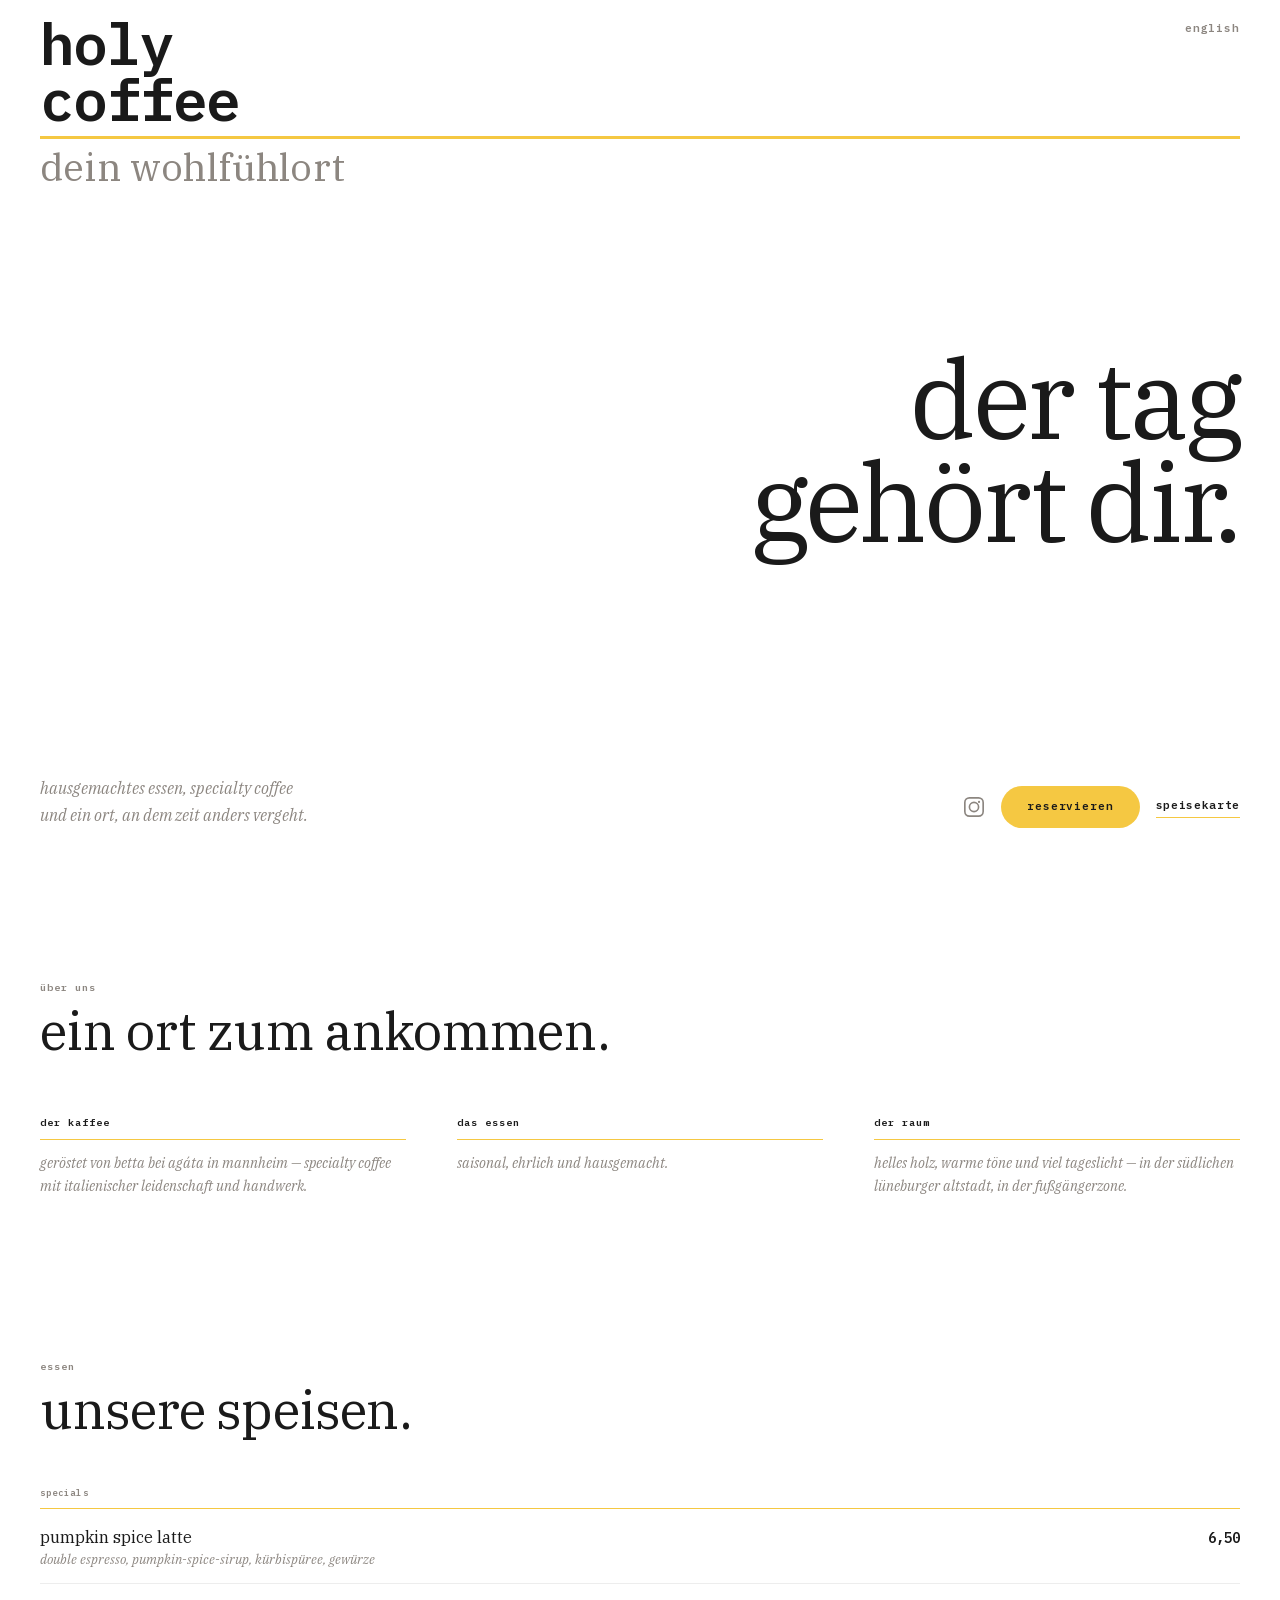
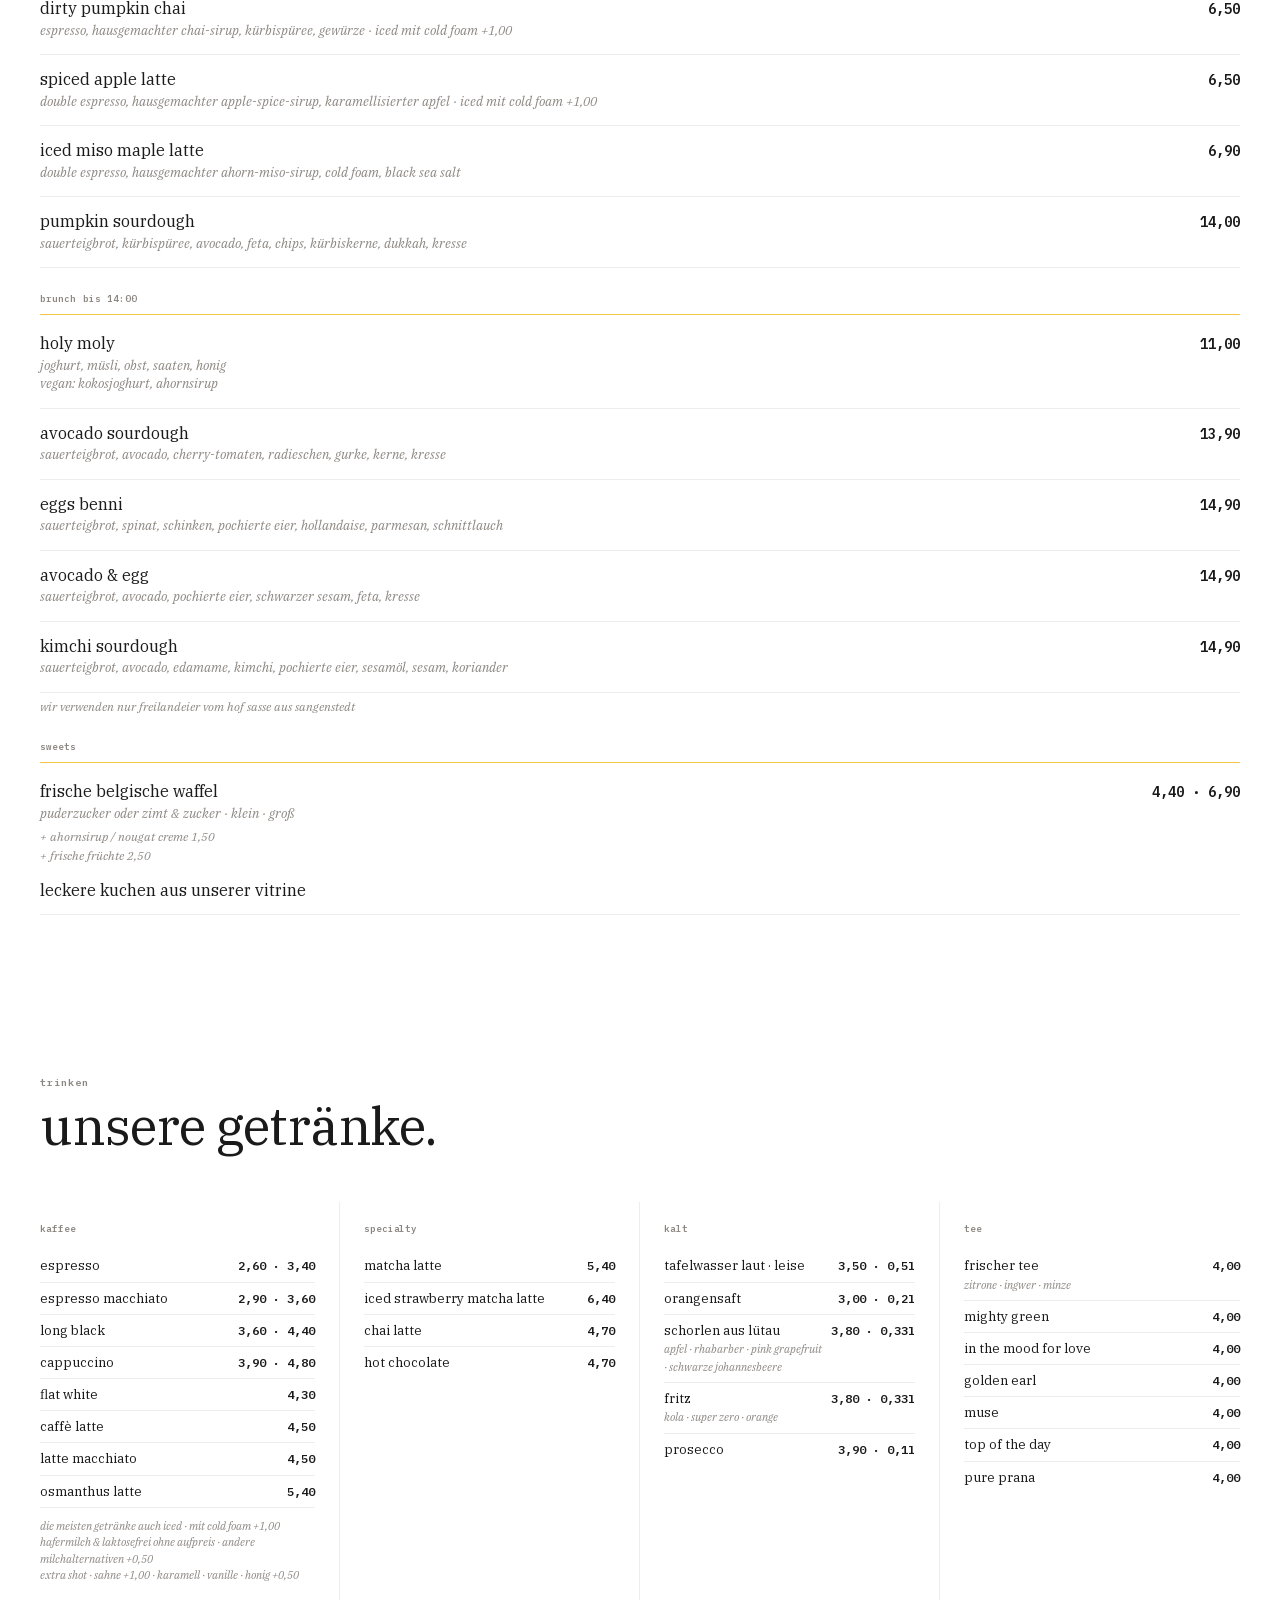
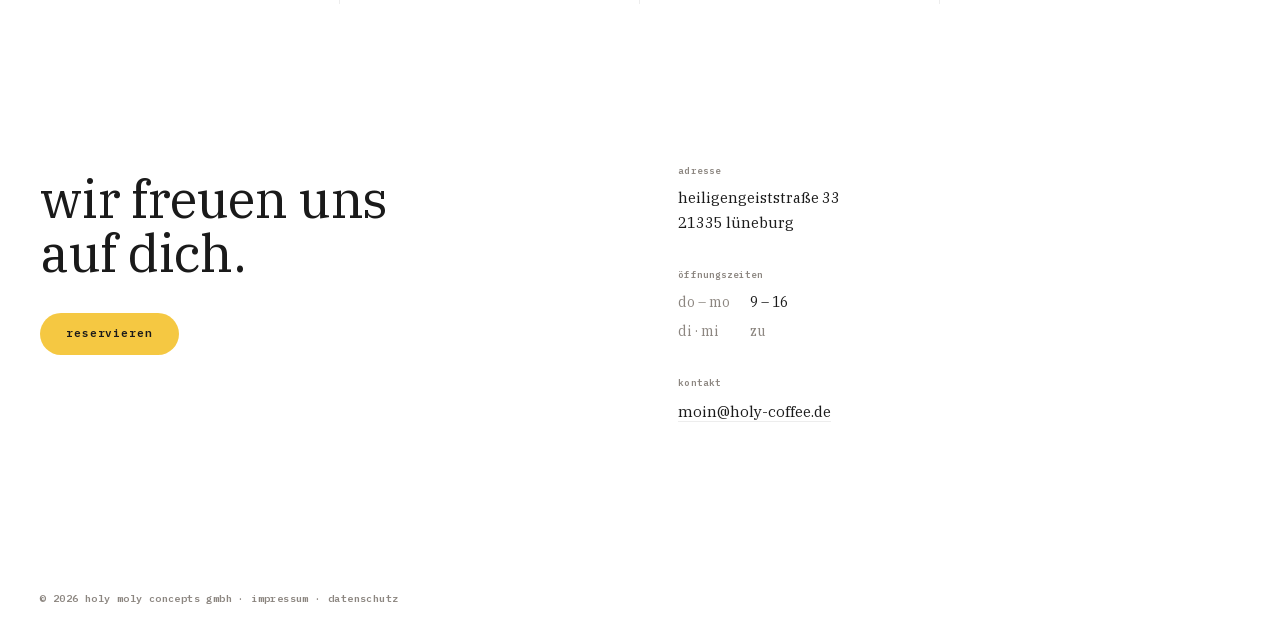
<file: index.html>
<!DOCTYPE html>
<!--
  holy coffee lüneburg — website
  ================================
  open points:
  1. hero photo — replace CSS gradient in .hero__right with background-image: url('img/hero.jpg')
  2. atmosphären-copy — review/finalize the three text blocks in #atmosphaere
  3. datenschutz page — create datenschutz.html
-->
<html lang="de" class="no-js">
<head>
  <meta charset="UTF-8">
  <meta name="viewport" content="width=device-width, initial-scale=1.0">
  <meta name="description" content="holy coffee — specialty coffee & brunch in der lüneburger altstadt. heiligengeiststraße 33. do – mo 9–16 uhr.">
  <title>holy coffee lüneburg — specialty coffee & brunch</title>
  <link rel="canonical" href="https://holy-coffee.de/">
  <link rel="alternate" hreflang="de" href="https://holy-coffee.de/">
  <link rel="alternate" hreflang="en" href="https://holy-coffee.de/en.html">
  <meta property="og:title" content="holy coffee lüneburg — specialty coffee & brunch">
  <meta property="og:description" content="specialty coffee & brunch in der lüneburger altstadt. heiligengeiststraße 33, lüneburg.">
  <meta property="og:url" content="https://holy-coffee.de/">
  <meta property="og:type" content="website">
  <meta property="og:locale" content="de_DE">
  <meta property="og:locale:alternate" content="en_GB">
  <meta property="og:site_name" content="holy coffee">
  <meta name="twitter:card" content="summary">
  <meta name="twitter:title" content="holy coffee lüneburg">
  <meta name="twitter:description" content="specialty coffee & brunch in der lüneburger altstadt.">
  <link rel="icon" href="favicon.svg" type="image/svg+xml">
  <link rel="stylesheet" href="css/fonts.css">
  <link rel="stylesheet" href="css/style.css">
</head>
<body>
  <nav id="nav">
  <div class="nav__inner container">
    <div class="nav__brand">
      <a href="#home" class="wordmark nav__wordmark" aria-label="holy coffee — startseite">
        <span class="wordmark__line">holy</span>
        <span class="wordmark__line">coffee</span>
      </a>
      <span class="nav__rule"></span>
      <span class="nav__tagline">dein wohlfühlort</span>
    </div><!-- /.nav__brand -->
    <a href="en.html" class="lang-switch" aria-label="english">english</a>
    <div class="nav__controls">
      <a href="https://instagram.com/holycoffee.lg/" target="_blank" rel="noopener" class="nav__ig" aria-label="instagram"><svg width="20" height="20" viewBox="0 0 24 24" fill="none" stroke="currentColor" stroke-width="1.8" stroke-linecap="round" stroke-linejoin="round"><rect x="2" y="2" width="20" height="20" rx="5"/><circle cx="12" cy="12" r="5"/><circle cx="17.5" cy="6.5" r="1.2" fill="currentColor" stroke="none"/></svg></a>
      <a href="https://rabea.ai/r/holy-coffee" target="_blank" rel="noopener" class="btn-yellow nav__cta">reservieren</a>
    </div>
  </div>
</nav>
  <main>
    <section id="home" class="hero">
      <div class="container hero__inner">
          <h1 class="hero__headline">der tag<br>gehört dir.</h1>
        <div class="hero__bottom">
          <p class="hero__sub">hausgemachtes essen, specialty coffee<br>und ein ort, an dem zeit anders vergeht.</p>
          <div class="hero__actions">
            <a href="https://instagram.com/holycoffee.lg/" target="_blank" rel="noopener" class="hero__ig" aria-label="instagram"><svg width="22" height="22" viewBox="0 0 24 24" fill="none" stroke="currentColor" stroke-width="1.8" stroke-linecap="round" stroke-linejoin="round"><rect x="2" y="2" width="20" height="20" rx="5"/><circle cx="12" cy="12" r="5"/><circle cx="17.5" cy="6.5" r="1.2" fill="currentColor" stroke="none"/></svg></a>
            <a href="https://rabea.ai/r/holy-coffee" target="_blank" rel="noopener" class="btn-yellow">reservieren</a>
            <a href="#essen" class="btn-text-link">speisekarte</a>
          </div>
        </div>
      </div>
    </section>
    <section id="atmosphaere" class="section section--accent-top reveal">
      <div class="container">
        <span class="section-label">über uns</span>
        <h2 class="section-headline atmo__headline">ein ort zum ankommen.</h2>
        <div class="atmo__grid">
          <div class="atmo__item">
            <h3 class="atmo__item-title">der kaffee</h3>
            <p>geröstet von betta bei <a href="https://agata-kaffee.de" target="_blank" rel="noopener">agáta</a> in mannheim — specialty coffee mit italienischer leidenschaft und handwerk.</p>
          </div>
          <div class="atmo__item">
            <h3 class="atmo__item-title">das essen</h3>
            <p>saisonal, ehrlich und hausgemacht.</p>
          </div>
          <div class="atmo__item">
            <h3 class="atmo__item-title">der raum</h3>
            <p>helles holz, warme töne und viel tageslicht — in der südlichen lüneburger altstadt, in der fußgängerzone.</p>
          </div>
        </div>
      </div>
    </section>
    <section id="essen" class="section section--grey-top reveal">
  <div class="container">
    <span class="section-label">essen</span>
    <h2 class="section-headline menu__headline">unsere speisen.</h2>
    <div class="menu">
      <div class="menu__category">specials</div>
      <div class="menu__row">
        <div class="menu__item-left">
          <span class="menu__name">pumpkin spice latte</span>
          <span class="menu__desc">double espresso, pumpkin-spice-sirup, kürbispüree, gewürze</span>
        </div>
        <span class="menu__price">6,50</span>
      </div>
      <div class="menu__row">
        <div class="menu__item-left">
          <span class="menu__name">dirty pumpkin chai</span>
          <span class="menu__desc">espresso, hausgemachter chai-sirup, kürbispüree, gewürze · iced mit cold foam +1,00</span>
        </div>
        <span class="menu__price">6,50</span>
      </div>
      <div class="menu__row">
        <div class="menu__item-left">
          <span class="menu__name">spiced apple latte</span>
          <span class="menu__desc">double espresso, hausgemachter apple-spice-sirup, karamellisierter apfel · iced mit cold foam +1,00</span>
        </div>
        <span class="menu__price">6,50</span>
      </div>
      <div class="menu__row">
        <div class="menu__item-left">
          <span class="menu__name">iced miso maple latte</span>
          <span class="menu__desc">double espresso, hausgemachter ahorn-miso-sirup, cold foam, black sea salt</span>
        </div>
        <span class="menu__price">6,90</span>
      </div>
      <div class="menu__row">
        <div class="menu__item-left">
          <span class="menu__name">pumpkin sourdough</span>
          <span class="menu__desc">sauerteigbrot, kürbispüree, avocado, feta, chips, kürbiskerne, dukkah, kresse</span>
        </div>
        <span class="menu__price">14,00</span>
      </div>

      <div class="menu__category">brunch bis 14:00</div>
      <div class="menu__row">
        <div class="menu__item-left">
          <span class="menu__name">holy moly</span>
          <span class="menu__desc">joghurt, müsli, obst, saaten, honig<br>vegan: kokosjoghurt, ahornsirup</span>
        </div>
        <span class="menu__price">11,00</span>
      </div>
      <div class="menu__row">
        <div class="menu__item-left">
          <span class="menu__name">avocado sourdough</span>
          <span class="menu__desc">sauerteigbrot, avocado, cherry-tomaten, radieschen, gurke, kerne, kresse</span>
        </div>
        <span class="menu__price">13,90</span>
      </div>
      <div class="menu__row">
        <div class="menu__item-left">
          <span class="menu__name">eggs benni</span>
          <span class="menu__desc">sauerteigbrot, spinat, schinken, pochierte eier, hollandaise, parmesan, schnittlauch</span>
        </div>
        <span class="menu__price">14,90</span>
      </div>
      <div class="menu__row">
        <div class="menu__item-left">
          <span class="menu__name">avocado & egg</span>
          <span class="menu__desc">sauerteigbrot, avocado, pochierte eier, schwarzer sesam, feta, kresse</span>
        </div>
        <span class="menu__price">14,90</span>
      </div>
      <div class="menu__row">
        <div class="menu__item-left">
          <span class="menu__name">kimchi sourdough</span>
          <span class="menu__desc">sauerteigbrot, avocado, edamame, kimchi, pochierte eier, sesamöl, sesam, koriander</span>
        </div>
        <span class="menu__price">14,90</span>
      </div>
      <p class="menu__extras">wir verwenden nur freilandeier vom hof sasse aus sangenstedt</p>
<div class="menu__category">sweets</div>
      <div class="menu__row menu__row--no-border">
        <div class="menu__item-left">
          <span class="menu__name">frische belgische waffel</span>
          <span class="menu__desc">puderzucker oder zimt & zucker · klein · groß</span>
        </div>
        <span class="menu__price">4,40 · 6,90</span>
      </div>
      <p class="menu__extras">+ ahornsirup / nougat creme 1,50<br>+ frische früchte 2,50</p>
      <div class="menu__row">
        <div class="menu__item-left">
          <span class="menu__name">leckere kuchen aus unserer vitrine</span>
        </div>
        <span class="menu__price"></span>
      </div>
    </div>
  </div>
</section>
    <section id="trinken" class="section section--grey-top reveal">
  <div class="container">
    <span class="section-label">trinken</span>
    <h2 class="section-headline drinks__headline">unsere getränke.</h2>
    <div class="drinks">
      <div class="drinks__col">
        <div class="drinks__col-title">kaffee</div>
        <div class="drinks__row"><span class="drinks__name">espresso</span><span class="drinks__price">2,60 · 3,40</span></div>
        <div class="drinks__row"><span class="drinks__name">espresso macchiato</span><span class="drinks__price">2,90 · 3,60</span></div>
        <div class="drinks__row"><span class="drinks__name">long black</span><span class="drinks__price">3,60 · 4,40</span></div>
        <div class="drinks__row"><span class="drinks__name">cappuccino</span><span class="drinks__price">3,90 · 4,80</span></div>
        <div class="drinks__row"><span class="drinks__name">flat white</span><span class="drinks__price">4,30</span></div>
        <div class="drinks__row"><span class="drinks__name">caffè latte</span><span class="drinks__price">4,50</span></div>
        <div class="drinks__row"><span class="drinks__name">latte macchiato</span><span class="drinks__price">4,50</span></div>
        <div class="drinks__row"><span class="drinks__name">osmanthus latte</span><span class="drinks__price">5,40</span></div>
        <div class="drinks__extras">die meisten getränke auch iced · mit cold foam +1,00<br>hafermilch &amp; laktosefrei ohne aufpreis · andere milchalternativen +0,50<br>extra shot · sahne +1,00 · karamell · vanille · honig +0,50</div>
      </div>

      <div class="drinks__col">
        <div class="drinks__col-title">specialty</div>
        <div class="drinks__row"><span class="drinks__name">matcha latte</span><span class="drinks__price">5,40</span></div>
        <div class="drinks__row"><span class="drinks__name">iced strawberry matcha latte</span><span class="drinks__price">6,40</span></div>
        <div class="drinks__row"><span class="drinks__name">chai latte</span><span class="drinks__price">4,70</span></div>
        <div class="drinks__row"><span class="drinks__name">hot chocolate</span><span class="drinks__price">4,70</span></div>
      </div>

      <div class="drinks__col">
        <div class="drinks__col-title">kalt</div>
        <div class="drinks__row"><span class="drinks__name">tafelwasser laut · leise</span><span class="drinks__price">3,50 · 0,5l</span></div>
        <div class="drinks__row"><span class="drinks__name">orangensaft</span><span class="drinks__price">3,00 · 0,2l</span></div>
        <div class="drinks__row">
          <span class="drinks__name">schorlen aus lütau<br><span class="drinks__sub-inline">apfel · rhabarber · pink grapefruit · schwarze johannesbeere</span></span>
          <span class="drinks__price">3,80 · 0,33l</span>
        </div>
        <div class="drinks__row"><span class="drinks__name">fritz<br><span class="drinks__sub-inline">kola · super zero · orange</span></span><span class="drinks__price">3,80 · 0,33l</span></div>
        <div class="drinks__row"><span class="drinks__name">prosecco</span><span class="drinks__price">3,90 · 0,1l</span></div>
      </div>

      <div class="drinks__col">
        <div class="drinks__col-title">tee</div>
        <div class="drinks__row"><span class="drinks__name">frischer tee<br><span class="drinks__sub-inline">zitrone · ingwer · minze</span></span><span class="drinks__price">4,00</span></div>
        <div class="drinks__row"><span class="drinks__name">mighty green</span><span class="drinks__price">4,00</span></div>
        <div class="drinks__row"><span class="drinks__name">in the mood for love</span><span class="drinks__price">4,00</span></div>
        <div class="drinks__row"><span class="drinks__name">golden earl</span><span class="drinks__price">4,00</span></div>
        <div class="drinks__row"><span class="drinks__name">muse</span><span class="drinks__price">4,00</span></div>
        <div class="drinks__row"><span class="drinks__name">top of the day</span><span class="drinks__price">4,00</span></div>
        <div class="drinks__row"><span class="drinks__name">pure prana</span><span class="drinks__price">4,00</span></div>
      </div>
    </div>
  </div>
</section>
    <section id="besuchen" class="section section--accent-top reveal">
      <div class="container">
        <div class="besuchen">
          <div class="besuchen__left">
            <h2 class="section-headline besuchen__headline">wir freuen uns<br>auf dich.</h2>
            <!-- TODO: update href to booking tool URL when confirmed -->
            <a href="https://rabea.ai/r/holy-coffee" target="_blank" rel="noopener" class="btn-yellow">reservieren</a>
          </div>
          <div class="besuchen__right">
            <div class="info-block">
              <span class="info-block__label">adresse</span>
              <p class="info-block__text">
                heiligengeiststraße 33<br>
                21335 lüneburg
              </p>
            </div>
            <div class="info-block">
              <span class="info-block__label">öffnungszeiten</span>
              <dl class="hours">
                <div class="hours__row"><dt>do – mo</dt><dd>9 – 16</dd></div>
                <div class="hours__row hours__row--closed" aria-label="di und mi geschlossen"><dt>di · mi</dt><dd>zu</dd></div>
              </dl>
            </div>
            <div class="info-block">
              <span class="info-block__label">kontakt</span>
              <a href="#" class="info-block__text info-block__link js-mail" data-u="moin" data-d="holy-coffee.de"></a>
            </div>
          </div>
        </div>
      </div>
    </section>
  </main>
  <footer id="footer" class="footer">
    <div class="footer__bottom container">
      <p>© 2026 holy moly concepts gmbh · <a href="impressum.html">impressum</a> · <a href="datenschutz.html">datenschutz</a></p>
    </div>
  </footer>
  <script src="js/main.js"></script>
  <script type="application/ld+json">
  {
    "@context": "https://schema.org",
    "@type": "CafeOrCoffeeShop",
    "name": "holy coffee",
    "description": "specialty coffee & brunch in der lüneburger altstadt",
    "url": "https://holy-coffee.de",
    "telephone": "+4941317066500",
    "email": "moin@holy-coffee.de",
    "address": {
      "@type": "PostalAddress",
      "streetAddress": "Heiligengeiststraße 33",
      "addressLocality": "Lüneburg",
      "postalCode": "21335",
      "addressCountry": "DE"
    },
    "geo": {
      "@type": "GeoCoordinates",
      "latitude": 53.2464,
      "longitude": 10.4115
    },
    "openingHoursSpecification": [
      { "@type": "OpeningHoursSpecification", "dayOfWeek": ["Thursday", "Friday", "Saturday", "Sunday", "Monday"], "opens": "09:00", "closes": "16:00" }
    ],
    "servesCuisine": ["Coffee", "Brunch", "Specialty Coffee"],
    "priceRange": "€€",
    "acceptsReservations": "https://rabea.ai/r/holy-coffee",
    "sameAs": ["https://instagram.com/holycoffee.lg/"]
  }
  </script>
</body>
</html>
</file>
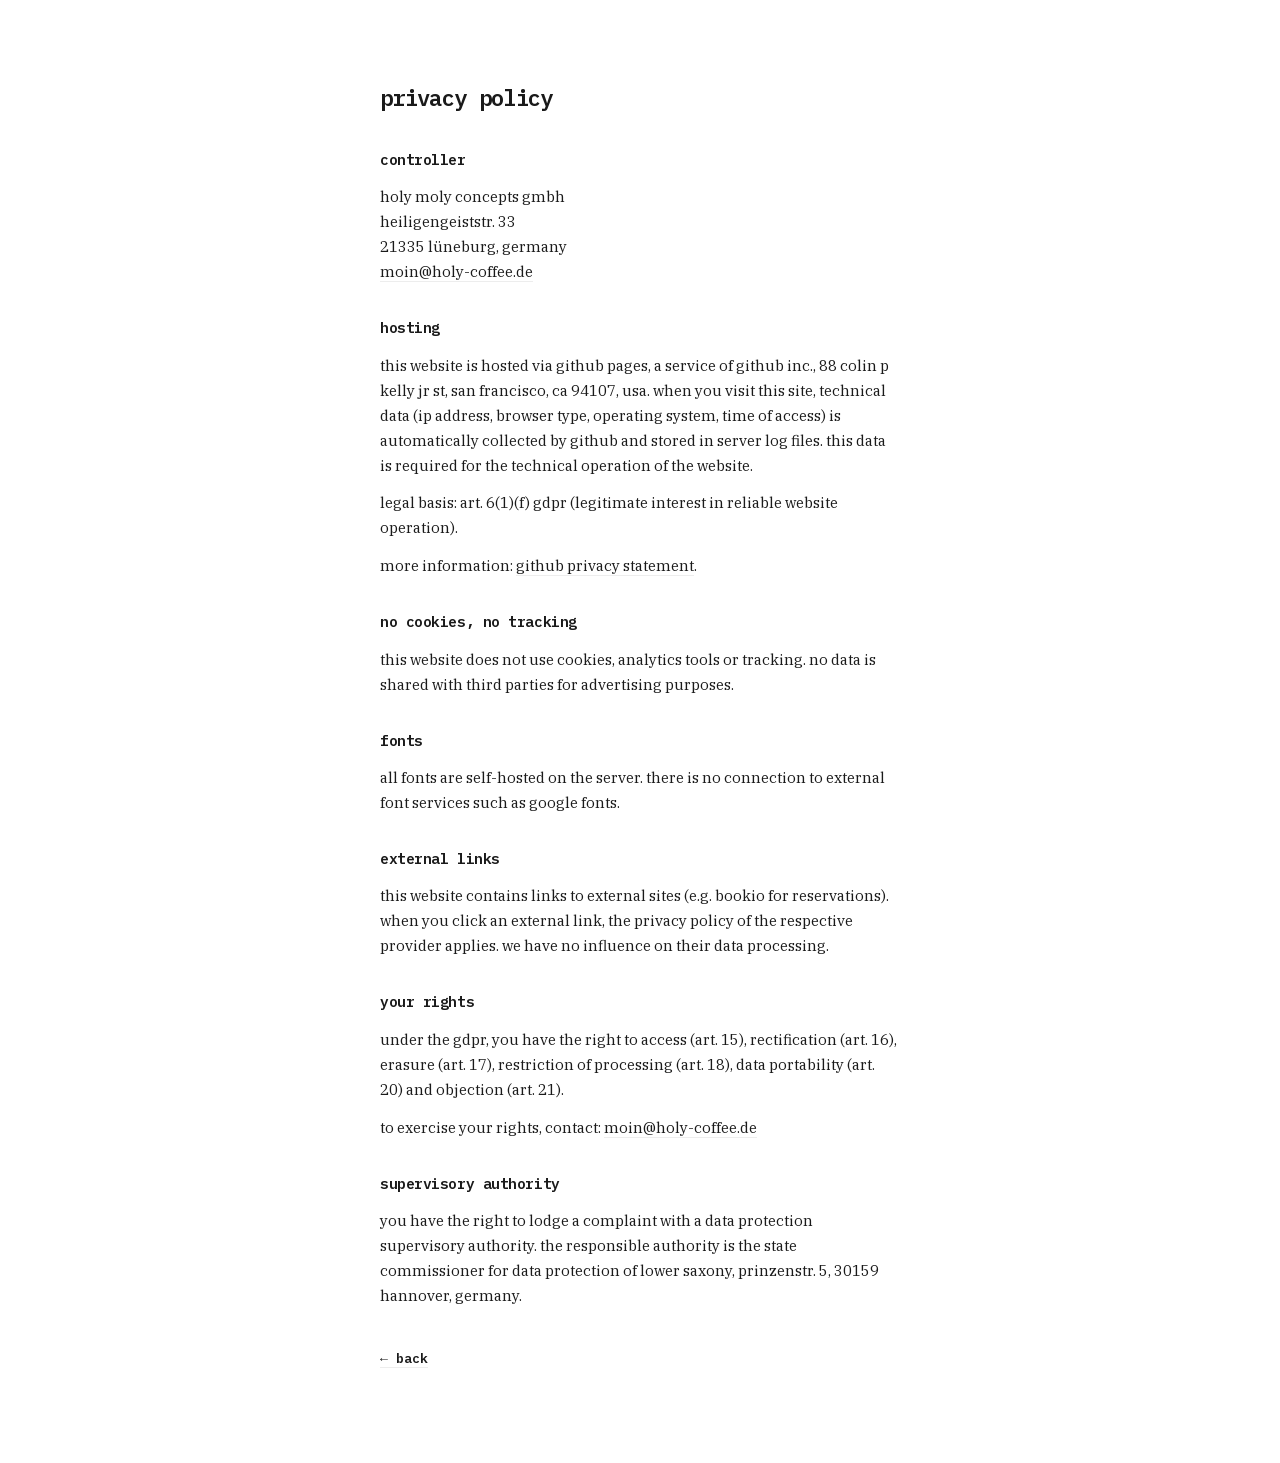
<file: datenschutz-en.html>
<!DOCTYPE html>
<html lang="en">
<head>
  <meta charset="UTF-8">
  <meta name="viewport" content="width=device-width, initial-scale=1.0">
  <title>privacy policy — holy coffee lüneburg</title>
  <link rel="stylesheet" href="css/fonts.css">
  <link rel="stylesheet" href="css/style.css">
  <style>
    .legal { max-width: 600px; margin: 0 auto; padding: clamp(40px, 8vw, 80px) var(--pad-x); }
    .legal h1 { font-family: var(--f-mono); font-weight: 600; font-size: 1.4rem; letter-spacing: -0.03em; margin-bottom: 2rem; }
    .legal h2 { font-family: var(--f-mono); font-weight: 600; font-size: 0.92rem; letter-spacing: -0.03em; margin: 2rem 0 0.8rem; }
    .legal p { font-family: var(--f-serif); font-size: 0.92rem; line-height: 1.7; margin-bottom: 0.8rem; }
    .legal a { border-bottom: 1px solid var(--border); }
    .legal a:hover { border-color: var(--black); }
    .legal .back { font-family: var(--f-mono); font-size: 0.82rem; margin-top: 2.5rem; }
  </style>
</head>
<body>
  <div class="legal">
    <h1>privacy policy</h1>

    <h2>controller</h2>
    <p>holy moly concepts gmbh<br>heiligengeiststr. 33<br>21335 lüneburg, germany<br><a href="mailto:moin@holy-coffee.de">moin@holy-coffee.de</a></p>

    <h2>hosting</h2>
    <p>this website is hosted via github pages, a service of github inc., 88 colin p kelly jr st, san francisco, ca 94107, usa. when you visit this site, technical data (ip address, browser type, operating system, time of access) is automatically collected by github and stored in server log files. this data is required for the technical operation of the website.</p>
    <p>legal basis: art. 6(1)(f) gdpr (legitimate interest in reliable website operation).</p>
    <p>more information: <a href="https://docs.github.com/en/site-policy/privacy-policies/github-general-privacy-statement">github privacy statement</a>.</p>

    <h2>no cookies, no tracking</h2>
    <p>this website does not use cookies, analytics tools or tracking. no data is shared with third parties for advertising purposes.</p>

    <h2>fonts</h2>
    <p>all fonts are self-hosted on the server. there is no connection to external font services such as google fonts.</p>

    <h2>external links</h2>
    <p>this website contains links to external sites (e.g. bookio for reservations). when you click an external link, the privacy policy of the respective provider applies. we have no influence on their data processing.</p>

    <h2>your rights</h2>
    <p>under the gdpr, you have the right to access (art. 15), rectification (art. 16), erasure (art. 17), restriction of processing (art. 18), data portability (art. 20) and objection (art. 21).</p>
    <p>to exercise your rights, contact: <a href="mailto:moin@holy-coffee.de">moin@holy-coffee.de</a></p>

    <h2>supervisory authority</h2>
    <p>you have the right to lodge a complaint with a data protection supervisory authority. the responsible authority is the state commissioner for data protection of lower saxony, prinzenstr. 5, 30159 hannover, germany.</p>

    <p class="back"><a href="en.html">← back</a></p>
  </div>
</body>
</html>
</file>
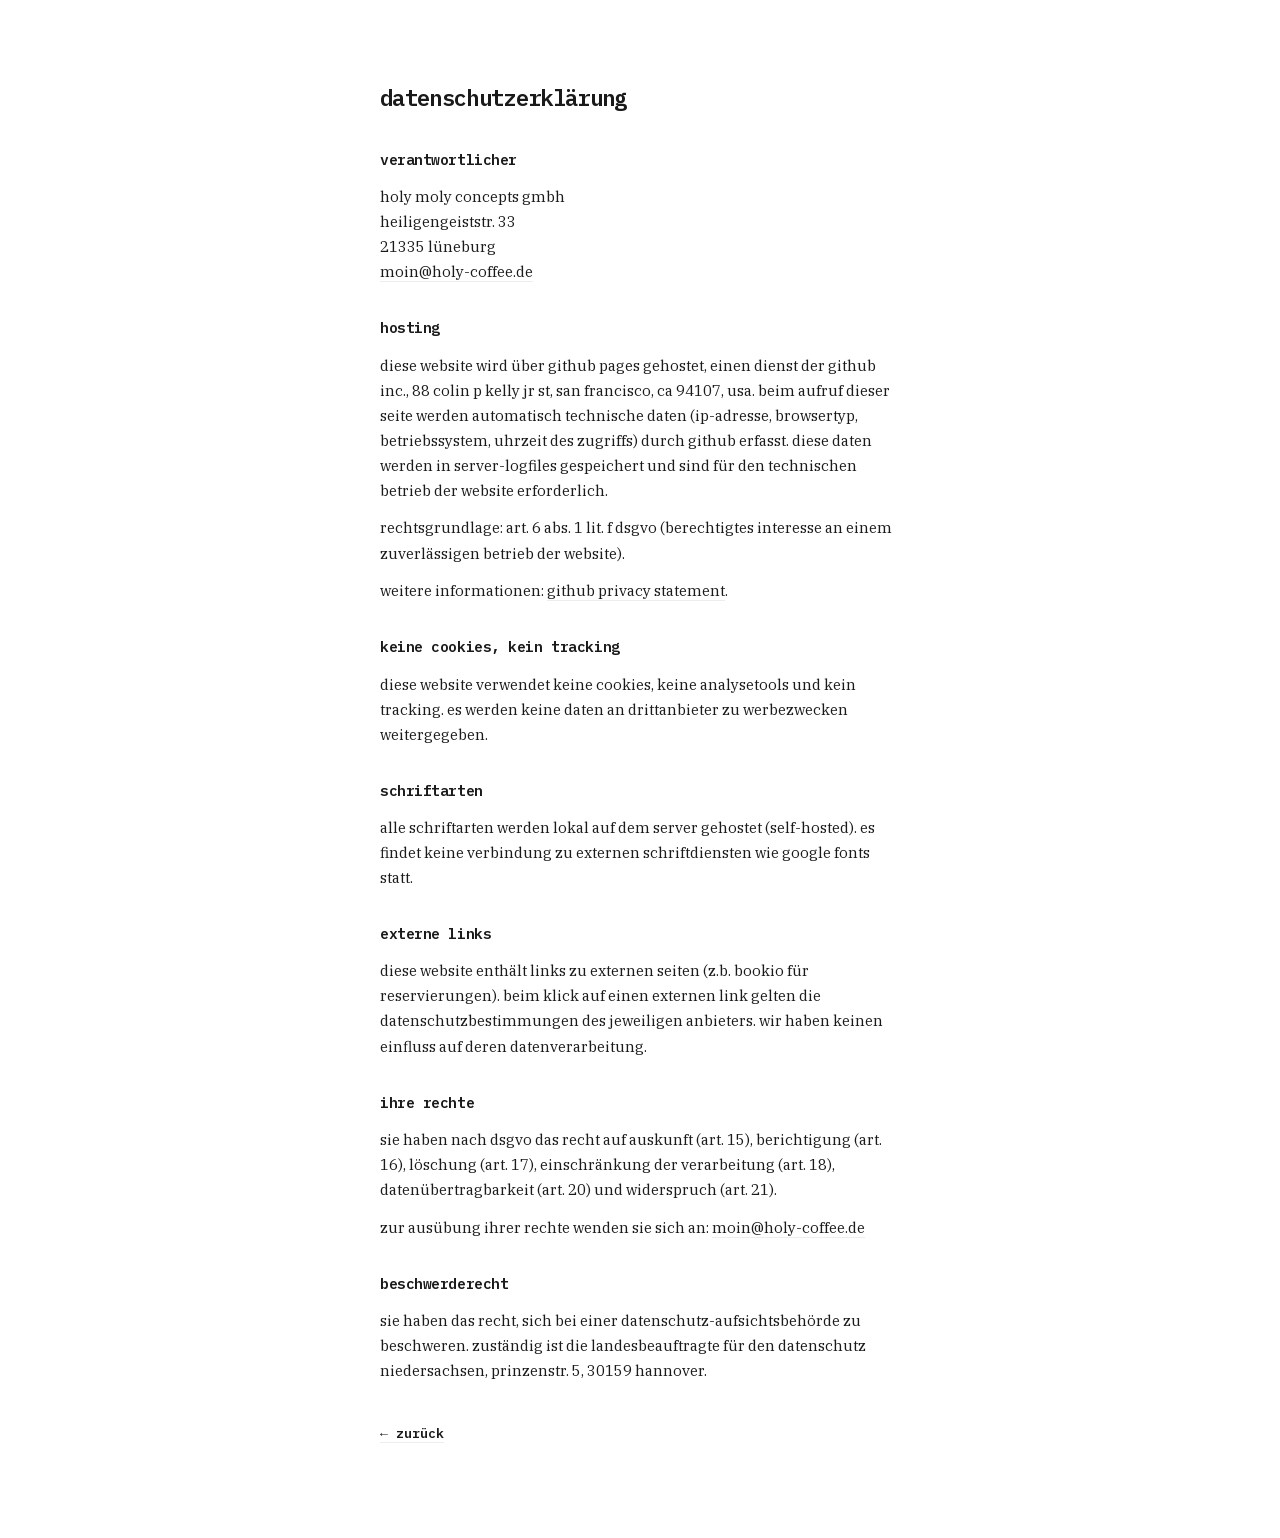
<file: datenschutz.html>
<!DOCTYPE html>
<html lang="de">
<head>
  <meta charset="UTF-8">
  <meta name="viewport" content="width=device-width, initial-scale=1.0">
  <title>datenschutz — holy coffee lüneburg</title>
  <link rel="stylesheet" href="css/fonts.css">
  <link rel="stylesheet" href="css/style.css">
  <style>
    .legal { max-width: 600px; margin: 0 auto; padding: clamp(40px, 8vw, 80px) var(--pad-x); }
    .legal h1 { font-family: var(--f-mono); font-weight: 600; font-size: 1.4rem; letter-spacing: -0.03em; margin-bottom: 2rem; }
    .legal h2 { font-family: var(--f-mono); font-weight: 600; font-size: 0.92rem; letter-spacing: -0.03em; margin: 2rem 0 0.8rem; }
    .legal p { font-family: var(--f-serif); font-size: 0.92rem; line-height: 1.7; margin-bottom: 0.8rem; }
    .legal a { border-bottom: 1px solid var(--border); }
    .legal a:hover { border-color: var(--black); }
    .legal .back { font-family: var(--f-mono); font-size: 0.82rem; margin-top: 2.5rem; }
  </style>
</head>
<body>
  <div class="legal">
    <h1>datenschutzerklärung</h1>

    <h2>verantwortlicher</h2>
    <p>holy moly concepts gmbh<br>heiligengeiststr. 33<br>21335 lüneburg<br><a href="mailto:moin@holy-coffee.de">moin@holy-coffee.de</a></p>

    <h2>hosting</h2>
    <p>diese website wird über github pages gehostet, einen dienst der github inc., 88 colin p kelly jr st, san francisco, ca 94107, usa. beim aufruf dieser seite werden automatisch technische daten (ip-adresse, browsertyp, betriebssystem, uhrzeit des zugriffs) durch github erfasst. diese daten werden in server-logfiles gespeichert und sind für den technischen betrieb der website erforderlich.</p>
    <p>rechtsgrundlage: art. 6 abs. 1 lit. f dsgvo (berechtigtes interesse an einem zuverlässigen betrieb der website).</p>
    <p>weitere informationen: <a href="https://docs.github.com/en/site-policy/privacy-policies/github-general-privacy-statement">github privacy statement</a>.</p>

    <h2>keine cookies, kein tracking</h2>
    <p>diese website verwendet keine cookies, keine analysetools und kein tracking. es werden keine daten an drittanbieter zu werbezwecken weitergegeben.</p>

    <h2>schriftarten</h2>
    <p>alle schriftarten werden lokal auf dem server gehostet (self-hosted). es findet keine verbindung zu externen schriftdiensten wie google fonts statt.</p>

    <h2>externe links</h2>
    <p>diese website enthält links zu externen seiten (z.b. bookio für reservierungen). beim klick auf einen externen link gelten die datenschutzbestimmungen des jeweiligen anbieters. wir haben keinen einfluss auf deren datenverarbeitung.</p>

    <h2>ihre rechte</h2>
    <p>sie haben nach dsgvo das recht auf auskunft (art. 15), berichtigung (art. 16), löschung (art. 17), einschränkung der verarbeitung (art. 18), datenübertragbarkeit (art. 20) und widerspruch (art. 21).</p>
    <p>zur ausübung ihrer rechte wenden sie sich an: <a href="mailto:moin@holy-coffee.de">moin@holy-coffee.de</a></p>

    <h2>beschwerderecht</h2>
    <p>sie haben das recht, sich bei einer datenschutz-aufsichtsbehörde zu beschweren. zuständig ist die landesbeauftragte für den datenschutz niedersachsen, prinzenstr. 5, 30159 hannover.</p>

    <p class="back"><a href="index.html">← zurück</a></p>
  </div>
</body>
</html>
</file>
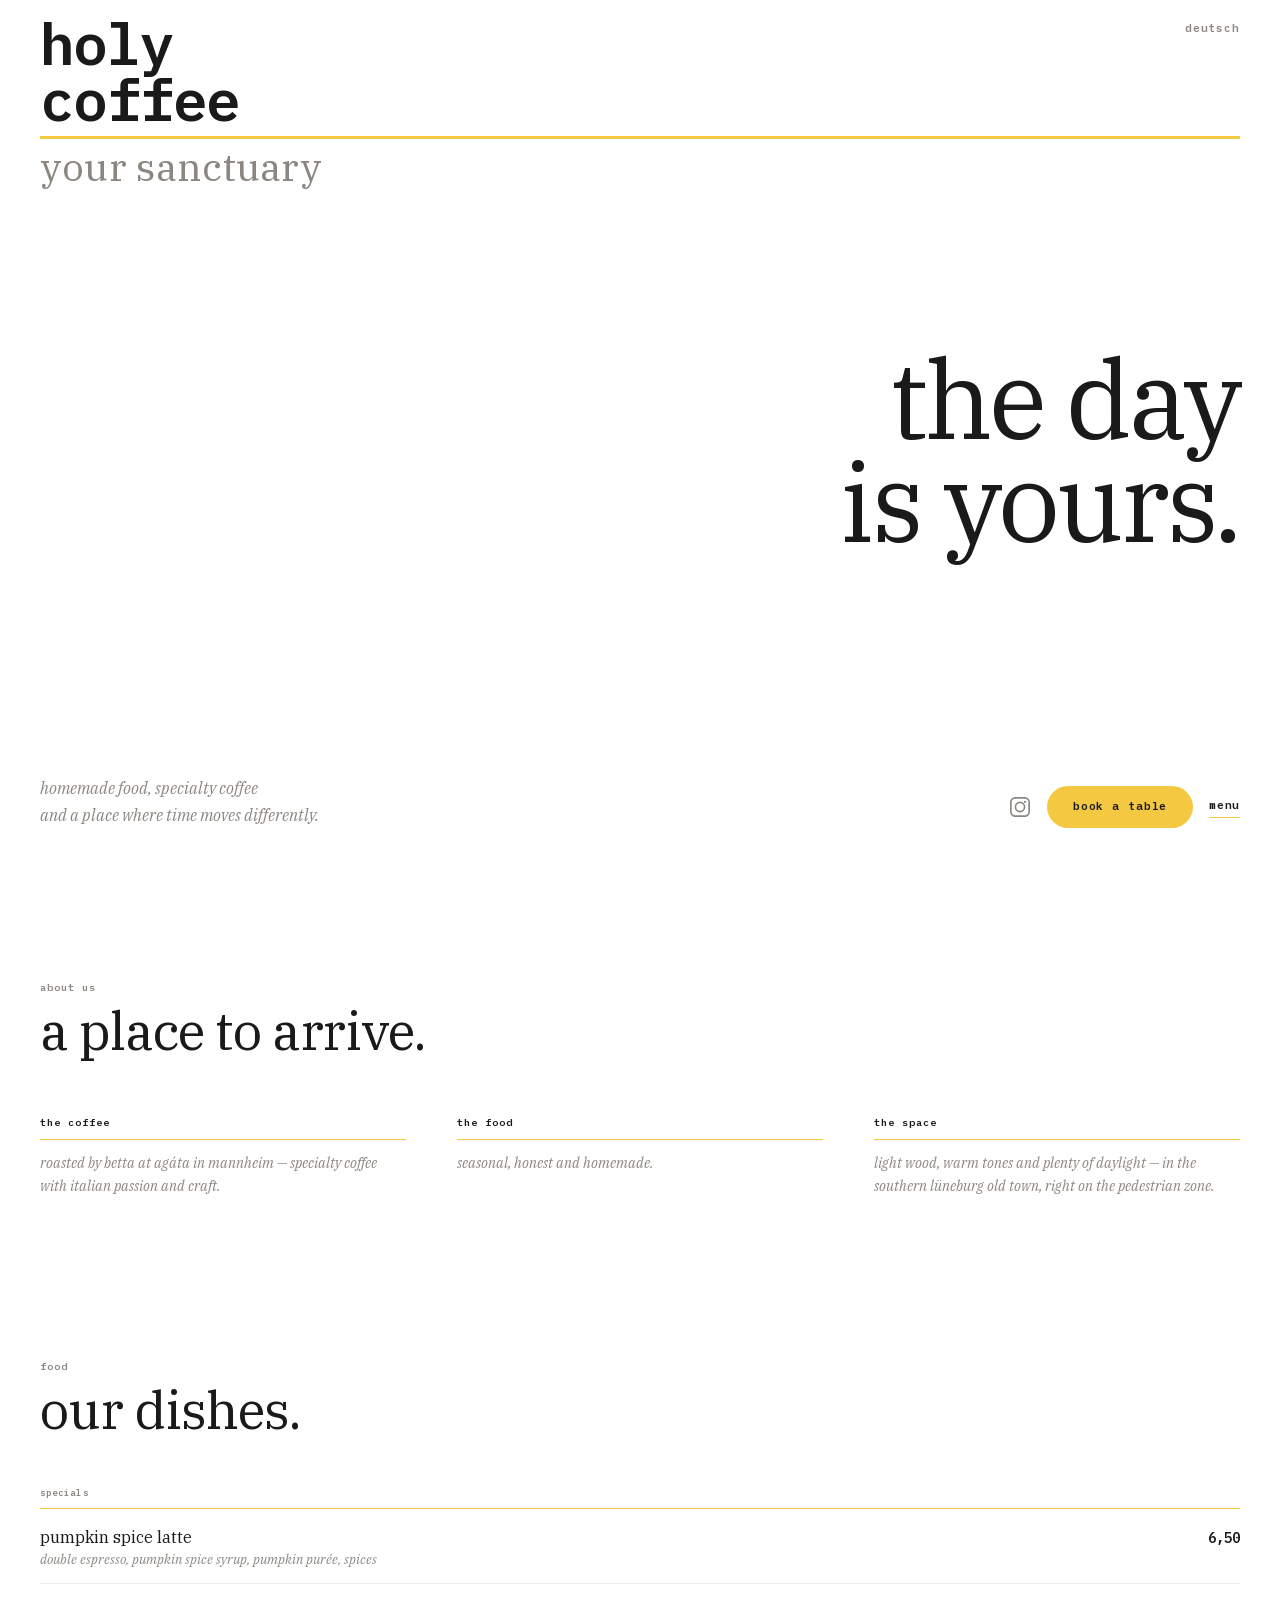
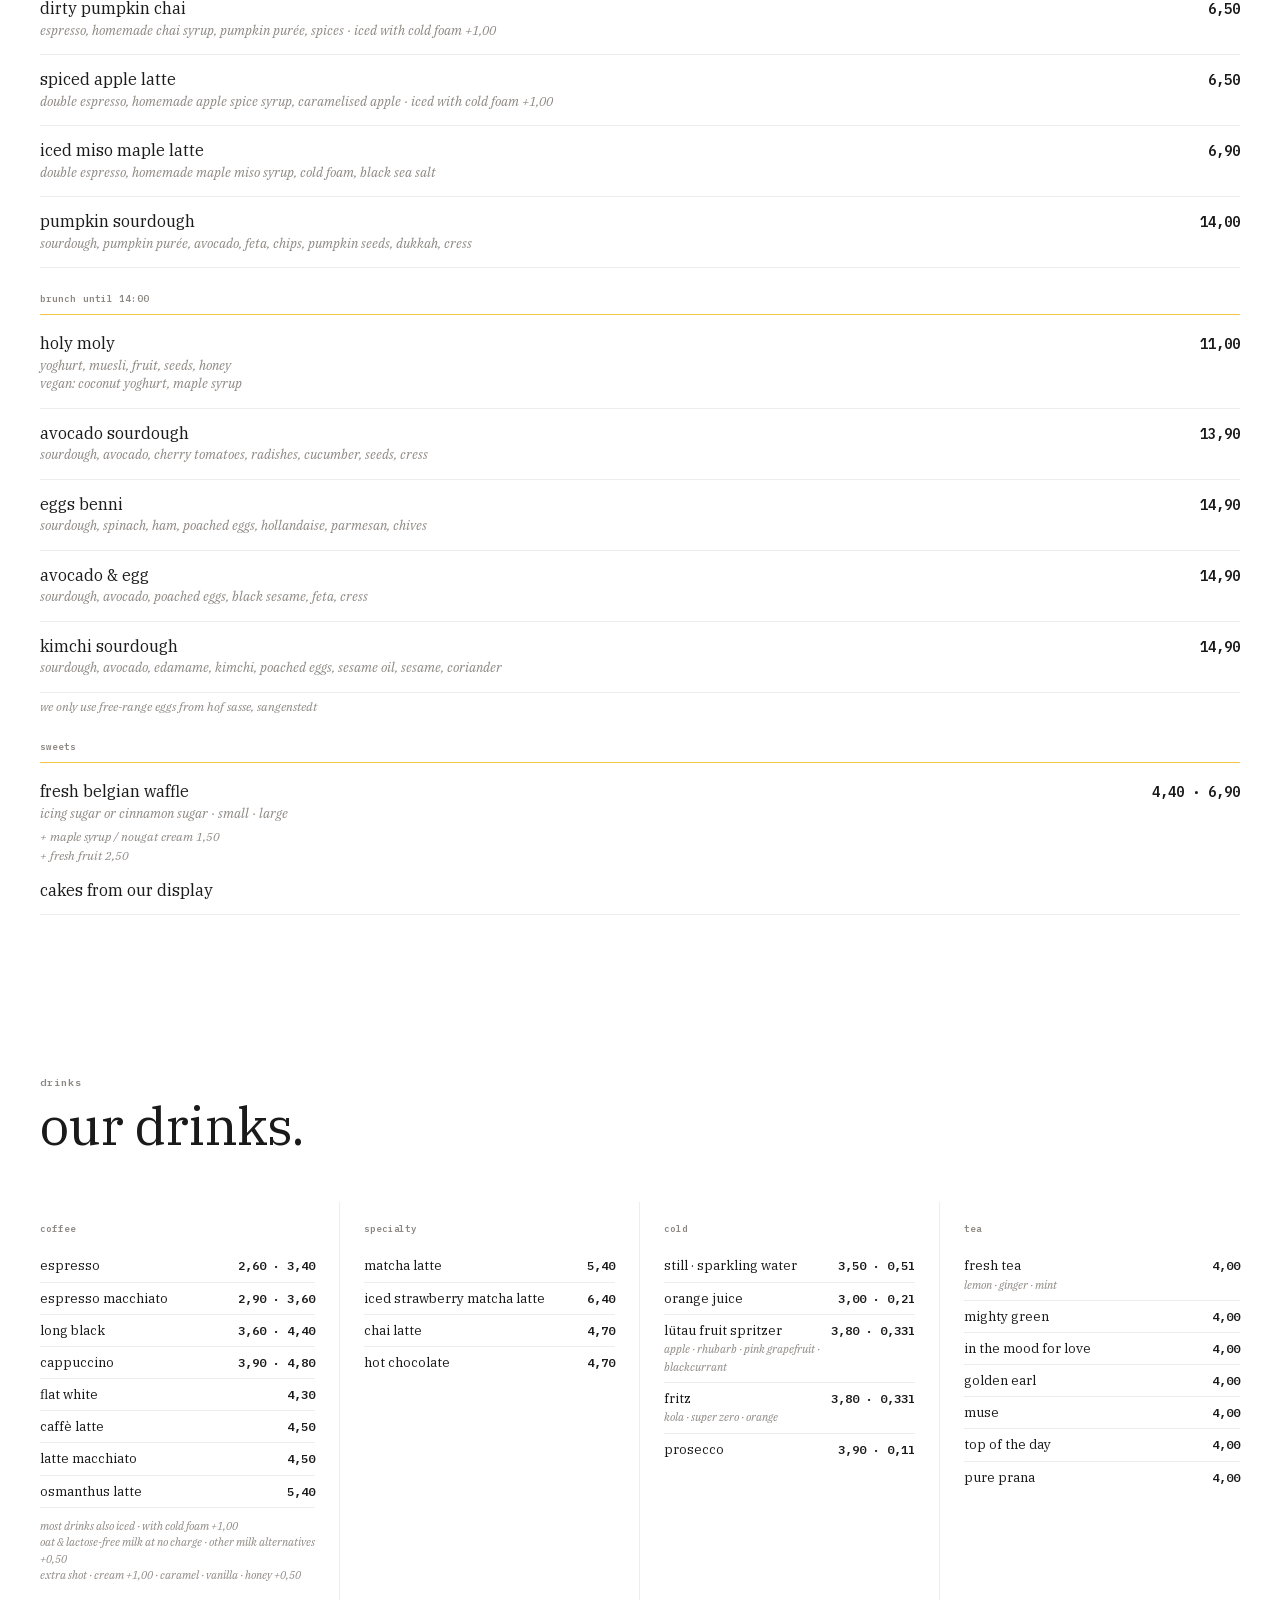
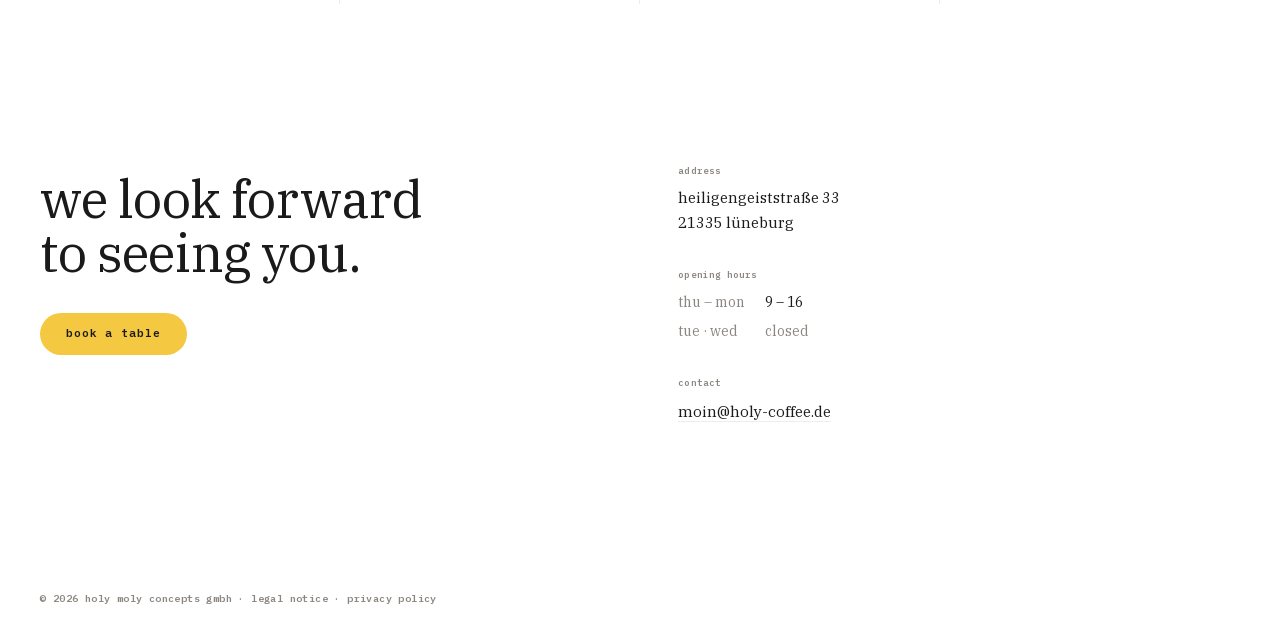
<file: en.html>
<!DOCTYPE html>
<html lang="en" class="no-js">
<head>
  <meta charset="UTF-8">
  <meta name="viewport" content="width=device-width, initial-scale=1.0">
  <meta name="description" content="holy coffee — specialty coffee & brunch in lüneburg's old town. heiligengeiststraße 33. thu – mon 9–16.">
  <title>holy coffee lüneburg — specialty coffee & brunch</title>
  <link rel="canonical" href="https://holy-coffee.de/en.html">
  <link rel="alternate" hreflang="de" href="https://holy-coffee.de/">
  <link rel="alternate" hreflang="en" href="https://holy-coffee.de/en.html">
  <meta property="og:title" content="holy coffee lüneburg — specialty coffee & brunch">
  <meta property="og:description" content="specialty coffee & brunch in lüneburg's old town. heiligengeiststraße 33.">
  <meta property="og:url" content="https://holy-coffee.de/en.html">
  <meta property="og:type" content="website">
  <meta property="og:locale" content="en_GB">
  <meta property="og:locale:alternate" content="de_DE">
  <meta property="og:site_name" content="holy coffee">
  <meta name="twitter:card" content="summary">
  <meta name="twitter:title" content="holy coffee lüneburg">
  <meta name="twitter:description" content="specialty coffee & brunch in lüneburg's old town.">
  <link rel="icon" href="favicon.svg" type="image/svg+xml">
  <link rel="stylesheet" href="css/fonts.css">
  <link rel="stylesheet" href="css/style.css">
</head>
<body>
  <nav id="nav">
  <div class="nav__inner container">
    <div class="nav__brand">
      <a href="#home" class="wordmark nav__wordmark" aria-label="holy coffee — home">
        <span class="wordmark__line">holy</span>
        <span class="wordmark__line">coffee</span>
      </a>
      <span class="nav__rule"></span>
      <span class="nav__tagline">your sanctuary</span>
    </div>
    <a href="index.html" class="lang-switch" aria-label="deutsch">deutsch</a>
    <div class="nav__controls">
      <a href="https://instagram.com/holycoffee.lg/" target="_blank" rel="noopener" class="nav__ig" aria-label="instagram"><svg width="20" height="20" viewBox="0 0 24 24" fill="none" stroke="currentColor" stroke-width="1.8" stroke-linecap="round" stroke-linejoin="round"><rect x="2" y="2" width="20" height="20" rx="5"/><circle cx="12" cy="12" r="5"/><circle cx="17.5" cy="6.5" r="1.2" fill="currentColor" stroke="none"/></svg></a>
      <a href="https://rabea.ai/r/holy-coffee" target="_blank" rel="noopener" class="btn-yellow nav__cta">book a table</a>
    </div>
  </div>
</nav>
  <main>
    <section id="home" class="hero">
      <div class="container hero__inner">
          <h1 class="hero__headline">the day<br>is yours.</h1>
        <div class="hero__bottom">
          <p class="hero__sub">homemade food, specialty coffee<br>and a place where time moves differently.</p>
          <div class="hero__actions">
            <a href="https://instagram.com/holycoffee.lg/" target="_blank" rel="noopener" class="hero__ig" aria-label="instagram"><svg width="22" height="22" viewBox="0 0 24 24" fill="none" stroke="currentColor" stroke-width="1.8" stroke-linecap="round" stroke-linejoin="round"><rect x="2" y="2" width="20" height="20" rx="5"/><circle cx="12" cy="12" r="5"/><circle cx="17.5" cy="6.5" r="1.2" fill="currentColor" stroke="none"/></svg></a>
            <a href="https://rabea.ai/r/holy-coffee" target="_blank" rel="noopener" class="btn-yellow">book a table</a>
            <a href="#food" class="btn-text-link">menu</a>
          </div>
        </div>
      </div>
    </section>
    <section id="about" class="section section--accent-top reveal">
      <div class="container">
        <span class="section-label">about us</span>
        <h2 class="section-headline atmo__headline">a place to arrive.</h2>
        <div class="atmo__grid">
          <div class="atmo__item">
            <h3 class="atmo__item-title">the coffee</h3>
            <p>roasted by betta at <a href="https://agata-kaffee.de" target="_blank" rel="noopener">agáta</a> in mannheim — specialty coffee with italian passion and craft.</p>
          </div>
          <div class="atmo__item">
            <h3 class="atmo__item-title">the food</h3>
            <p>seasonal, honest and homemade.</p>
          </div>
          <div class="atmo__item">
            <h3 class="atmo__item-title">the space</h3>
            <p>light wood, warm tones and plenty of daylight — in the southern lüneburg old town, right on the pedestrian zone.</p>
          </div>
        </div>
      </div>
    </section>
    <section id="food" class="section section--grey-top reveal">
  <div class="container">
    <span class="section-label">food</span>
    <h2 class="section-headline menu__headline">our dishes.</h2>
    <div class="menu">
      <div class="menu__category">specials</div>
      <div class="menu__row">
        <div class="menu__item-left">
          <span class="menu__name">pumpkin spice latte</span>
          <span class="menu__desc">double espresso, pumpkin spice syrup, pumpkin purée, spices</span>
        </div>
        <span class="menu__price">6,50</span>
      </div>
      <div class="menu__row">
        <div class="menu__item-left">
          <span class="menu__name">dirty pumpkin chai</span>
          <span class="menu__desc">espresso, homemade chai syrup, pumpkin purée, spices · iced with cold foam +1,00</span>
        </div>
        <span class="menu__price">6,50</span>
      </div>
      <div class="menu__row">
        <div class="menu__item-left">
          <span class="menu__name">spiced apple latte</span>
          <span class="menu__desc">double espresso, homemade apple spice syrup, caramelised apple · iced with cold foam +1,00</span>
        </div>
        <span class="menu__price">6,50</span>
      </div>
      <div class="menu__row">
        <div class="menu__item-left">
          <span class="menu__name">iced miso maple latte</span>
          <span class="menu__desc">double espresso, homemade maple miso syrup, cold foam, black sea salt</span>
        </div>
        <span class="menu__price">6,90</span>
      </div>
      <div class="menu__row">
        <div class="menu__item-left">
          <span class="menu__name">pumpkin sourdough</span>
          <span class="menu__desc">sourdough, pumpkin purée, avocado, feta, chips, pumpkin seeds, dukkah, cress</span>
        </div>
        <span class="menu__price">14,00</span>
      </div>

      <div class="menu__category">brunch until 14:00</div>
      <div class="menu__row">
        <div class="menu__item-left">
          <span class="menu__name">holy moly</span>
          <span class="menu__desc">yoghurt, muesli, fruit, seeds, honey<br>vegan: coconut yoghurt, maple syrup</span>
        </div>
        <span class="menu__price">11,00</span>
      </div>
      <div class="menu__row">
        <div class="menu__item-left">
          <span class="menu__name">avocado sourdough</span>
          <span class="menu__desc">sourdough, avocado, cherry tomatoes, radishes, cucumber, seeds, cress</span>
        </div>
        <span class="menu__price">13,90</span>
      </div>
      <div class="menu__row">
        <div class="menu__item-left">
          <span class="menu__name">eggs benni</span>
          <span class="menu__desc">sourdough, spinach, ham, poached eggs, hollandaise, parmesan, chives</span>
        </div>
        <span class="menu__price">14,90</span>
      </div>
      <div class="menu__row">
        <div class="menu__item-left">
          <span class="menu__name">avocado & egg</span>
          <span class="menu__desc">sourdough, avocado, poached eggs, black sesame, feta, cress</span>
        </div>
        <span class="menu__price">14,90</span>
      </div>
      <div class="menu__row">
        <div class="menu__item-left">
          <span class="menu__name">kimchi sourdough</span>
          <span class="menu__desc">sourdough, avocado, edamame, kimchi, poached eggs, sesame oil, sesame, coriander</span>
        </div>
        <span class="menu__price">14,90</span>
      </div>
      <p class="menu__extras">we only use free-range eggs from hof sasse, sangenstedt</p>
<div class="menu__category">sweets</div>
      <div class="menu__row menu__row--no-border">
        <div class="menu__item-left">
          <span class="menu__name">fresh belgian waffle</span>
          <span class="menu__desc">icing sugar or cinnamon sugar · small · large</span>
        </div>
        <span class="menu__price">4,40 · 6,90</span>
      </div>
      <p class="menu__extras">+ maple syrup / nougat cream 1,50<br>+ fresh fruit 2,50</p>
      <div class="menu__row">
        <div class="menu__item-left">
          <span class="menu__name">cakes from our display</span>
        </div>
        <span class="menu__price"></span>
      </div>
    </div>
  </div>
</section>
    <section id="drinks" class="section section--grey-top reveal">
  <div class="container">
    <span class="section-label">drinks</span>
    <h2 class="section-headline drinks__headline">our drinks.</h2>
    <div class="drinks">
      <div class="drinks__col">
        <div class="drinks__col-title">coffee</div>
        <div class="drinks__row"><span class="drinks__name">espresso</span><span class="drinks__price">2,60 · 3,40</span></div>
        <div class="drinks__row"><span class="drinks__name">espresso macchiato</span><span class="drinks__price">2,90 · 3,60</span></div>
        <div class="drinks__row"><span class="drinks__name">long black</span><span class="drinks__price">3,60 · 4,40</span></div>
        <div class="drinks__row"><span class="drinks__name">cappuccino</span><span class="drinks__price">3,90 · 4,80</span></div>
        <div class="drinks__row"><span class="drinks__name">flat white</span><span class="drinks__price">4,30</span></div>
        <div class="drinks__row"><span class="drinks__name">caffè latte</span><span class="drinks__price">4,50</span></div>
        <div class="drinks__row"><span class="drinks__name">latte macchiato</span><span class="drinks__price">4,50</span></div>
        <div class="drinks__row"><span class="drinks__name">osmanthus latte</span><span class="drinks__price">5,40</span></div>
        <div class="drinks__extras">most drinks also iced · with cold foam +1,00<br>oat &amp; lactose-free milk at no charge · other milk alternatives +0,50<br>extra shot · cream +1,00 · caramel · vanilla · honey +0,50</div>
      </div>

      <div class="drinks__col">
        <div class="drinks__col-title">specialty</div>
        <div class="drinks__row"><span class="drinks__name">matcha latte</span><span class="drinks__price">5,40</span></div>
        <div class="drinks__row"><span class="drinks__name">iced strawberry matcha latte</span><span class="drinks__price">6,40</span></div>
        <div class="drinks__row"><span class="drinks__name">chai latte</span><span class="drinks__price">4,70</span></div>
        <div class="drinks__row"><span class="drinks__name">hot chocolate</span><span class="drinks__price">4,70</span></div>
      </div>

      <div class="drinks__col">
        <div class="drinks__col-title">cold</div>
        <div class="drinks__row"><span class="drinks__name">still · sparkling water</span><span class="drinks__price">3,50 · 0,5l</span></div>
        <div class="drinks__row"><span class="drinks__name">orange juice</span><span class="drinks__price">3,00 · 0,2l</span></div>
        <div class="drinks__row">
          <span class="drinks__name">lütau fruit spritzer<br><span class="drinks__sub-inline">apple · rhubarb · pink grapefruit · blackcurrant</span></span>
          <span class="drinks__price">3,80 · 0,33l</span>
        </div>
        <div class="drinks__row"><span class="drinks__name">fritz<br><span class="drinks__sub-inline">kola · super zero · orange</span></span><span class="drinks__price">3,80 · 0,33l</span></div>
        <div class="drinks__row"><span class="drinks__name">prosecco</span><span class="drinks__price">3,90 · 0,1l</span></div>
      </div>

      <div class="drinks__col">
        <div class="drinks__col-title">tea</div>
        <div class="drinks__row"><span class="drinks__name">fresh tea<br><span class="drinks__sub-inline">lemon · ginger · mint</span></span><span class="drinks__price">4,00</span></div>
        <div class="drinks__row"><span class="drinks__name">mighty green</span><span class="drinks__price">4,00</span></div>
        <div class="drinks__row"><span class="drinks__name">in the mood for love</span><span class="drinks__price">4,00</span></div>
        <div class="drinks__row"><span class="drinks__name">golden earl</span><span class="drinks__price">4,00</span></div>
        <div class="drinks__row"><span class="drinks__name">muse</span><span class="drinks__price">4,00</span></div>
        <div class="drinks__row"><span class="drinks__name">top of the day</span><span class="drinks__price">4,00</span></div>
        <div class="drinks__row"><span class="drinks__name">pure prana</span><span class="drinks__price">4,00</span></div>
      </div>
    </div>
  </div>
</section>
    <section id="visit" class="section section--accent-top reveal">
      <div class="container">
        <div class="besuchen">
          <div class="besuchen__left">
            <h2 class="section-headline besuchen__headline">we look forward<br>to seeing you.</h2>
            <a href="https://rabea.ai/r/holy-coffee" target="_blank" rel="noopener" class="btn-yellow">book a table</a>
          </div>
          <div class="besuchen__right">
            <div class="info-block">
              <span class="info-block__label">address</span>
              <p class="info-block__text">
                heiligengeiststraße 33<br>
                21335 lüneburg
              </p>
            </div>
            <div class="info-block">
              <span class="info-block__label">opening hours</span>
              <dl class="hours">
                <div class="hours__row"><dt>thu – mon</dt><dd>9 – 16</dd></div>
                <div class="hours__row hours__row--closed"><dt>tue · wed</dt><dd>closed</dd></div>
              </dl>
            </div>
            <div class="info-block">
              <span class="info-block__label">contact</span>
              <a href="#" class="info-block__text info-block__link js-mail" data-u="moin" data-d="holy-coffee.de"></a>
            </div>
          </div>
        </div>
      </div>
    </section>
  </main>
  <footer id="footer" class="footer">
    <div class="footer__bottom container">
      <p>© 2026 holy moly concepts gmbh · <a href="impressum-en.html">legal notice</a> · <a href="datenschutz-en.html">privacy policy</a></p>
    </div>
  </footer>
  <script src="js/main.js"></script>
</body>
</html>
</file>
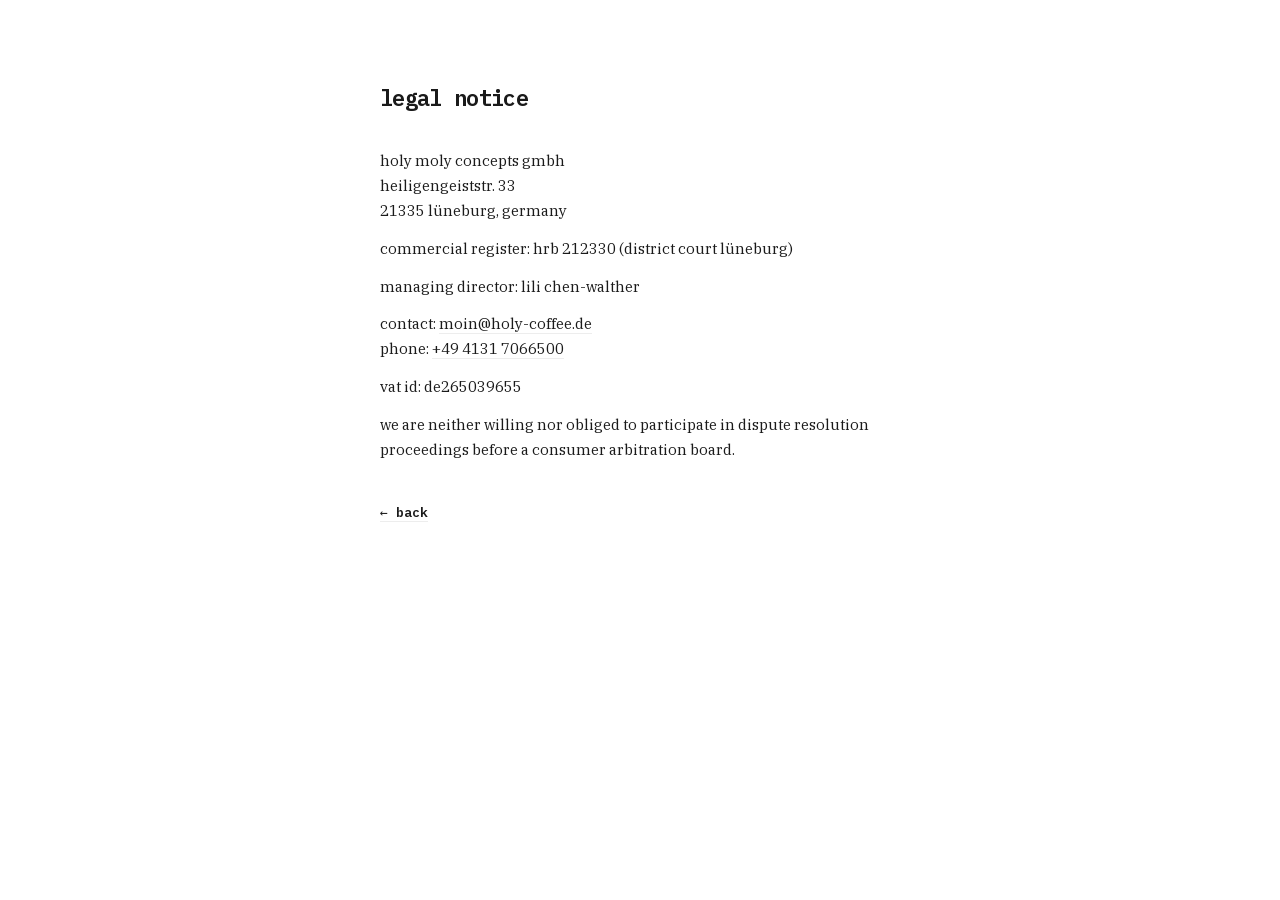
<file: impressum-en.html>
<!DOCTYPE html>
<html lang="en">
<head>
  <meta charset="UTF-8">
  <meta name="viewport" content="width=device-width, initial-scale=1.0">
  <title>legal notice — holy coffee lüneburg</title>
  <link rel="stylesheet" href="css/fonts.css">
  <link rel="stylesheet" href="css/style.css">
  <style>
    .legal { max-width: 600px; margin: 0 auto; padding: clamp(40px, 8vw, 80px) var(--pad-x); }
    .legal h1 { font-family: var(--f-mono); font-weight: 600; font-size: 1.4rem; letter-spacing: -0.03em; margin-bottom: 2rem; }
    .legal p { font-family: var(--f-serif); font-size: 0.92rem; line-height: 1.7; margin-bottom: 0.8rem; }
    .legal a { border-bottom: 1px solid var(--border); }
    .legal a:hover { border-color: var(--black); }
    .legal .back { font-family: var(--f-mono); font-size: 0.82rem; margin-top: 2.5rem; }
  </style>
</head>
<body>
  <div class="legal">
    <h1>legal notice</h1>
    <p>holy moly concepts gmbh<br>heiligengeiststr. 33<br>21335 lüneburg, germany</p>
    <p>commercial register: hrb 212330 (district court lüneburg)</p>
    <p>managing director: lili chen-walther</p>
    <p>contact: <a href="mailto:moin@holy-coffee.de">moin@holy-coffee.de</a><br>phone: <a href="tel:+4941317066500">+49 4131 7066500</a></p>
    <p>vat id: de265039655</p>
    <p>we are neither willing nor obliged to participate in dispute resolution proceedings before a consumer arbitration board.</p>
    <p class="back"><a href="en.html">← back</a></p>
  </div>
</body>
</html>
</file>
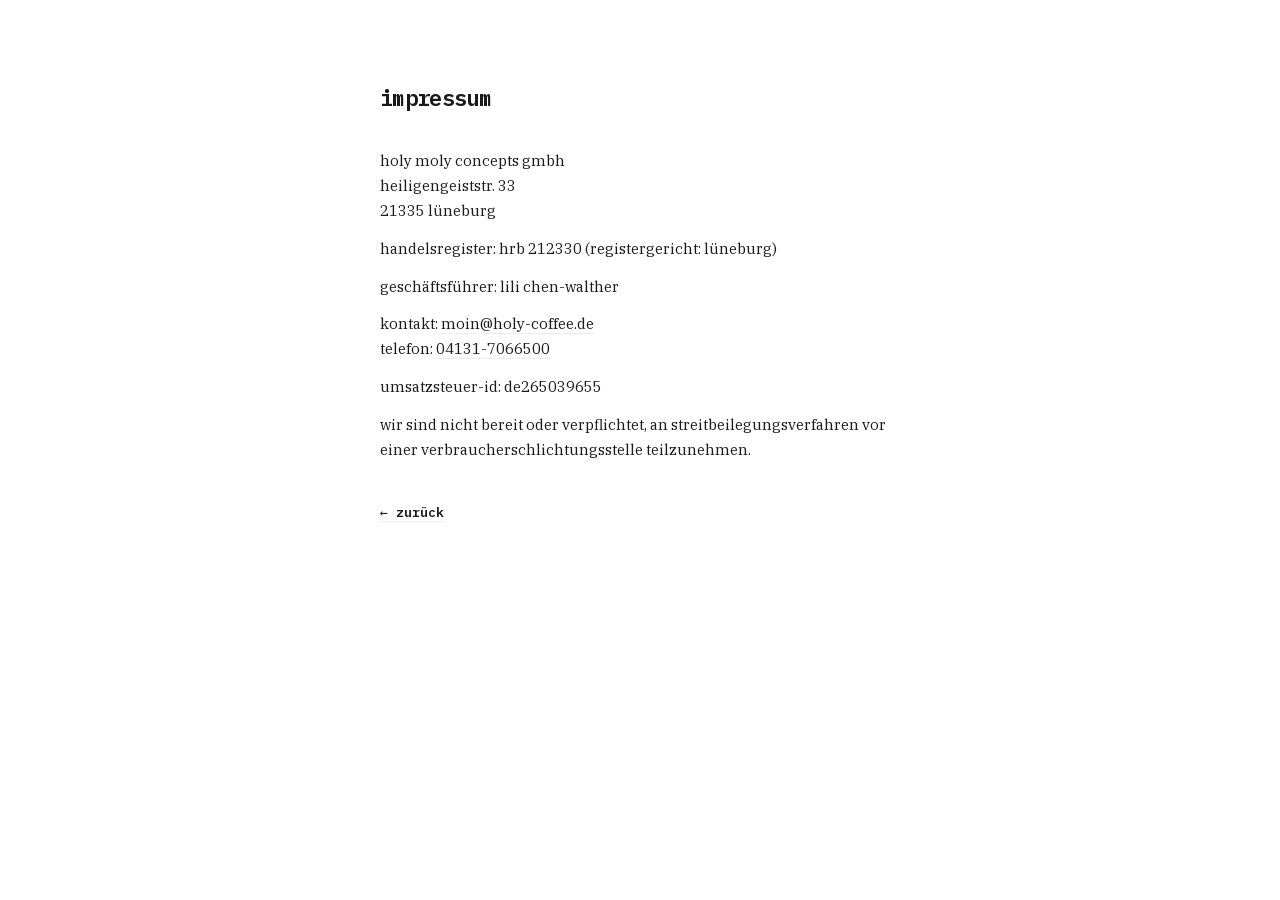
<file: impressum.html>
<!DOCTYPE html>
<html lang="de">
<head>
  <meta charset="UTF-8">
  <meta name="viewport" content="width=device-width, initial-scale=1.0">
  <title>impressum — holy coffee lüneburg</title>
  <link rel="stylesheet" href="css/fonts.css">
  <link rel="stylesheet" href="css/style.css">
  <style>
    .legal { max-width: 600px; margin: 0 auto; padding: clamp(40px, 8vw, 80px) var(--pad-x); }
    .legal h1 { font-family: var(--f-mono); font-weight: 600; font-size: 1.4rem; letter-spacing: -0.03em; margin-bottom: 2rem; }
    .legal p { font-family: var(--f-serif); font-size: 0.92rem; line-height: 1.7; margin-bottom: 0.8rem; }
    .legal a { border-bottom: 1px solid var(--border); }
    .legal a:hover { border-color: var(--black); }
    .legal .back { font-family: var(--f-mono); font-size: 0.82rem; margin-top: 2.5rem; }
  </style>
</head>
<body>
  <div class="legal">
    <h1>impressum</h1>
    <p>holy moly concepts gmbh<br>heiligengeiststr. 33<br>21335 lüneburg</p>
    <p>handelsregister: hrb 212330 (registergericht: lüneburg)</p>
    <p>geschäftsführer: lili chen-walther</p>
    <p>kontakt: <a href="mailto:moin@holy-coffee.de">moin@holy-coffee.de</a><br>telefon: <a href="tel:+4941317066500">04131-7066500</a></p>
    <p>umsatzsteuer-id: de265039655</p>
    <p>wir sind nicht bereit oder verpflichtet, an streitbeilegungsverfahren vor einer verbraucherschlichtungsstelle teilzunehmen.</p>
    <p class="back"><a href="index.html">← zurück</a></p>
  </div>
</body>
</html>
</file>
<file: css/fonts.css>
/* ── self-hosted fonts — no external requests ── */

/* IBM Plex Mono 600 — latin-ext */
@font-face {
  font-family: 'IBM Plex Mono';
  font-style: normal;
  font-weight: 600;
  font-display: swap;
  src: url('../fonts/ibm-plex-mono-600-latin-ext.woff2') format('woff2');
  unicode-range: U+0100-02BA, U+02BD-02C5, U+02C7-02CC, U+02CE-02D7, U+02DD-02FF, U+0304, U+0308, U+0329, U+1D00-1DBF, U+1E00-1E9F, U+1EF2-1EFF, U+2020, U+20A0-20AB, U+20AD-20C0, U+2113, U+2C60-2C7F, U+A720-A7FF;
}

/* IBM Plex Mono 600 — latin */
@font-face {
  font-family: 'IBM Plex Mono';
  font-style: normal;
  font-weight: 600;
  font-display: swap;
  src: url('../fonts/ibm-plex-mono-600-latin.woff2') format('woff2');
  unicode-range: U+0000-00FF, U+0131, U+0152-0153, U+02BB-02BC, U+02C6, U+02DA, U+02DC, U+0304, U+0308, U+0329, U+2000-206F, U+20AC, U+2122, U+2191, U+2193, U+2212, U+2215, U+FEFF, U+FFFD;
}

/* IBM Plex Serif 400 normal — latin-ext */
@font-face {
  font-family: 'IBM Plex Serif';
  font-style: normal;
  font-weight: 400;
  font-display: swap;
  src: url('../fonts/ibm-plex-serif-400-latin-ext.woff2') format('woff2');
  unicode-range: U+0100-02BA, U+02BD-02C5, U+02C7-02CC, U+02CE-02D7, U+02DD-02FF, U+0304, U+0308, U+0329, U+1D00-1DBF, U+1E00-1E9F, U+1EF2-1EFF, U+2020, U+20A0-20AB, U+20AD-20C0, U+2113, U+2C60-2C7F, U+A720-A7FF;
}

/* IBM Plex Serif 400 normal — latin */
@font-face {
  font-family: 'IBM Plex Serif';
  font-style: normal;
  font-weight: 400;
  font-display: swap;
  src: url('../fonts/ibm-plex-serif-400-latin.woff2') format('woff2');
  unicode-range: U+0000-00FF, U+0131, U+0152-0153, U+02BB-02BC, U+02C6, U+02DA, U+02DC, U+0304, U+0308, U+0329, U+2000-206F, U+20AC, U+2122, U+2191, U+2193, U+2212, U+2215, U+FEFF, U+FFFD;
}

/* IBM Plex Serif 400 italic — latin-ext */
@font-face {
  font-family: 'IBM Plex Serif';
  font-style: italic;
  font-weight: 400;
  font-display: swap;
  src: url('../fonts/ibm-plex-serif-400-italic-latin-ext.woff2') format('woff2');
  unicode-range: U+0100-02BA, U+02BD-02C5, U+02C7-02CC, U+02CE-02D7, U+02DD-02FF, U+0304, U+0308, U+0329, U+1D00-1DBF, U+1E00-1E9F, U+1EF2-1EFF, U+2020, U+20A0-20AB, U+20AD-20C0, U+2113, U+2C60-2C7F, U+A720-A7FF;
}

/* IBM Plex Serif 400 italic — latin */
@font-face {
  font-family: 'IBM Plex Serif';
  font-style: italic;
  font-weight: 400;
  font-display: swap;
  src: url('../fonts/ibm-plex-serif-400-italic-latin.woff2') format('woff2');
  unicode-range: U+0000-00FF, U+0131, U+0152-0153, U+02BB-02BC, U+02C6, U+02DA, U+02DC, U+0304, U+0308, U+0329, U+2000-206F, U+20AC, U+2122, U+2191, U+2193, U+2212, U+2215, U+FEFF, U+FFFD;
}
</file>
<file: css/style.css>
/* ── design tokens ── */
:root {
  --black:  #1a1a1a;
  --white:  #ffffff;
  --yellow: #F5C842;
  --grey:   #8c8680;
  --border: rgba(0, 0, 0, 0.07);
  --border-accent: 2px solid #F5C842;

  --f-mono:  'IBM Plex Mono', monospace;
  --f-serif: 'IBM Plex Serif', Georgia, serif;

  --pad-x: clamp(20px, 5vw, 40px);
  --pad-y: clamp(40px, 8vw, 80px);
  --max-w: 1280px;
  --nav-h: 64px;
  --nav-h-open: clamp(185px, calc(60px + 12vw), 280px);
}

/* ── reset ── */
*, *::before, *::after { box-sizing: border-box; margin: 0; padding: 0; }
html { font-size: 16px; scroll-behavior: smooth; -webkit-font-smoothing: antialiased; }
body { background: var(--white); color: var(--black); font-family: var(--f-serif); font-weight: 400; line-height: 1.6; overflow-x: hidden; }
img { max-width: 100%; display: block; }
a { color: inherit; text-decoration: none; }
button { cursor: pointer; border: none; background: none; font-family: inherit; }
ul { list-style: none; }

/* ── shared utilities ── */
.container { max-width: var(--max-w); margin: 0 auto; padding: 0 var(--pad-x); }

/* ── wordmark ── */
.wordmark { font-family: var(--f-mono); font-weight: 600; font-size: inherit; letter-spacing: -0.03em; line-height: 1.15; display: inline-block; }
.wordmark__line { display: block; }
.wordmark__rule { display: block; height: 0.05em; background: var(--yellow); margin: 0.2em 0; }

/* ── buttons ── */
.btn-yellow {
  display: inline-block;
  font-family: var(--f-mono); font-weight: 600;
  font-size: 11px; letter-spacing: 0.08em;
  cursor: pointer;
  background: var(--yellow); color: var(--black);
  padding: 12px 26px; border-radius: 100px;
  transition: background 0.2s, color 0.2s;
}
.btn-yellow:hover { background: var(--black); color: var(--white); }

.btn-outline {
  display: inline-block;
  font-family: var(--f-mono); font-weight: 600;
  font-size: 11px; letter-spacing: 0.08em;
  border: 1.5px solid var(--black); color: var(--black);
  padding: 10px 22px; border-radius: 100px;
  transition: background 0.2s, color 0.2s;
}
.btn-outline:hover { background: var(--black); color: var(--white); }

.btn-text-link {
  font-family: var(--f-mono); font-weight: 600;
  font-size: 11px; letter-spacing: 0.06em;
  color: var(--black);
  border-bottom: 1.5px solid var(--yellow);
  padding-bottom: 2px;
  transition: opacity 0.2s;
}
.btn-text-link:hover { opacity: 0.65; }

/* ── labels ── */
.section-label {
  font-family: var(--f-mono); font-weight: 600;
  font-size: 10px; letter-spacing: 0.1em;
  color: var(--grey); margin-bottom: 8px; display: block;
}

/* ── section headlines ── */
.section-headline {
  font-family: var(--f-serif); font-weight: 400;
  font-size: clamp(28px, 5vw, 52px);
  line-height: 1.05; letter-spacing: -0.02em;
}

/* ── section spacing ── */
.section { padding: var(--pad-y) 0; }
.section--accent-top { }
.section--grey-top { }

/* ── reveal animation ── */
.js .reveal { opacity: 0; transform: translateY(20px); transition: opacity 0.6s ease, transform 0.6s ease; }
.js .reveal.is-visible { opacity: 1; transform: none; }

/* ── nav ── */
#nav {
  position: fixed; top: 0; left: 0; right: 0; z-index: 200;
  transition: background 0.35s ease, box-shadow 0.35s ease;
}
#nav.scrolled {
  background: rgba(255, 255, 255, 0.95);
  backdrop-filter: blur(12px);
  -webkit-backdrop-filter: blur(12px);
  box-shadow: 0 1px 0 var(--border);
}
.nav__inner {
  position: relative;
  display: block;
  min-height: var(--nav-h-open);
  padding-top: 16px;
  padding-bottom: 16px;
  transition: min-height 0.35s ease;
}
#nav.scrolled .nav__inner {
  display: flex; align-items: center; justify-content: space-between;
  min-height: var(--nav-h);
  padding-top: 0;
  padding-bottom: 0;
}

/* nav__brand: natural block width when expanded, inline-block when scrolled */
.nav__brand {
  display: block;
}
#nav.scrolled .nav__brand {
  display: inline-block;
}

.nav__wordmark {
  display: block;
  font-size: clamp(40px, 4.5vw, 80px);
  line-height: 0.97;
  transition: font-size 0.35s ease, line-height 0.35s ease;
}
#nav.scrolled .nav__wordmark {
  font-size: 20px;
  line-height: 1.15;
}

/* controls float top-right when expanded */
.nav__controls {
  position: absolute;
  top: 20px; right: 0;
  display: flex; align-items: center; gap: 16px;
  transition: position 0.1s;
}
.lang-switch {
  font-family: var(--f-mono); font-weight: 600; font-size: 11px;
  letter-spacing: 0.08em; color: var(--grey); transition: color 0.2s, opacity 0.2s;
  position: absolute; top: 20px; right: var(--pad-x); z-index: 10;
}
#nav.cta-visible .lang-switch { opacity: 0; pointer-events: none; }
.lang-switch:hover { color: var(--black); }
.nav__ig { color: var(--grey); transition: color 0.2s, opacity 0.2s; display: flex; opacity: 0; pointer-events: none; }
.nav__ig:hover { color: var(--black); }
#nav.cta-visible .nav__ig { opacity: 1; pointer-events: auto; }
#nav.scrolled .nav__controls {
  position: static;
}

.nav__rule {
  display: block;
  height: 3px;
  width: 100%;
  background: var(--yellow);
  margin: 8px 0;
  transition: opacity 0.25s ease, max-height 0.3s ease, margin 0.3s ease;
  max-height: 4px; overflow: hidden;
}
#nav.scrolled .nav__rule {
  opacity: 0; max-height: 0; margin: 0;
}

/* nav CTA — hidden until hero yellow button scrolls out of view */
.nav__cta {
  opacity: 0;
  pointer-events: none;
  transition: opacity 0.3s ease;
}
#nav.cta-visible .nav__cta {
  opacity: 1;
  pointer-events: auto;
}

.nav__tagline {
  display: block;
  font-family: var(--f-serif);
  font-weight: 400;
  font-size: clamp(28px, 3vw, 43px);
  color: var(--grey);
  line-height: 1.05;
  letter-spacing: 0.005em;
  transition: opacity 0.25s ease, max-height 0.3s ease, margin-top 0.3s ease;
  max-height: 80px; overflow: visible;
}
#nav.scrolled .nav__tagline {
  opacity: 0; max-height: 0; overflow: hidden;
}




/* ── mobile: match --nav-h-open to actual nav content height ── */
@media (max-width: 768px) {
  :root { --nav-h-open: 185px; }
  .nav__wordmark { font-size: 52px; }
  #nav.scrolled .nav__wordmark { font-size: 20px; }
  .nav__tagline { font-size: 28px; }
  .nav__controls { top: 14px; }
  .nav__inner { padding-top: 14px; padding-bottom: 14px; }
  #nav.scrolled .nav__inner { padding-top: 0; padding-bottom: 0; }
  #nav.scrolled .nav__controls { position: static; }
}

/* ── hero ── */
.hero {
  min-height: 100svh;
  padding-top: var(--nav-h-open);
  display: flex; align-items: stretch;
}
.hero__inner {
  width: 100%;
  display: grid;
  grid-template-rows: 1fr auto;
  padding-bottom: clamp(40px, 6vw, 72px);
}
.hero__headline {
  font-family: var(--f-serif); font-weight: 400;
  font-size: clamp(52px, 8.5vw, 120px);
  line-height: 0.95; letter-spacing: -0.03em;
  align-self: center;
  text-align: right;
}
.hero__bottom {
  display: flex;
  justify-content: space-between;
  align-items: flex-end;
  gap: clamp(24px, 4vw, 60px);
  padding-top: 24px;
  margin-top: clamp(32px, 5vw, 64px);
}
.hero__sub {
  font-family: var(--f-serif); font-style: italic;
  font-size: clamp(13px, 1.3vw, 16px);
  color: var(--grey); line-height: 1.65;
  max-width: 42ch;
}
.hero__actions {
  display: flex; align-items: center;
  flex-shrink: 0; flex-wrap: wrap; gap: 16px;
}
.hero__ig { color: var(--grey); display: flex; transition: color 0.2s; }
.hero__ig:hover { color: var(--black); }

@media (max-width: 768px) {
  .hero__top { flex-direction: column; gap: 8px; align-items: flex-start; }
  .hero__bottom { flex-direction: column; align-items: flex-start; gap: 20px; }
}

/* ── atmosphäre ── */
.atmo__headline { margin: 8px 0 clamp(32px, 5vw, 56px); }

.atmo__grid {
  display: grid;
  grid-template-columns: repeat(3, 1fr);
  gap: clamp(24px, 4vw, 56px);
}
.atmo__item-title {
  font-family: var(--f-mono); font-weight: 600;
  font-size: 10px; letter-spacing: 0.1em;
  padding-bottom: 8px;
  border-bottom: 1.5px solid var(--yellow);
  margin-bottom: 12px;
}
.atmo__item p {
  font-family: var(--f-serif); font-style: italic;
  font-size: 14px; line-height: 1.7; color: var(--grey);
}

/* ── tablet: 2 columns ── */
@media (max-width: 1024px) {
  .atmo__grid { grid-template-columns: repeat(2, 1fr); }
}

/* ── mobile: 1 column ── */
@media (max-width: 768px) {
  .atmo__grid { grid-template-columns: 1fr; }
}

/* ── menu ── */
.menu__headline { margin: 8px 0 clamp(24px, 4vw, 48px); }

.menu__category {
  font-family: var(--f-mono); font-weight: 600;
  font-size: 9px; letter-spacing: 0.12em;
  color: var(--grey);
  padding-bottom: 8px;
  border-bottom: 1.5px solid var(--yellow);
  margin-bottom: 4px;
  margin-top: 24px;
}
.menu__category:first-child { margin-top: 0; }

.menu__row {
  display: flex;
  justify-content: space-between;
  align-items: baseline;
  gap: 24px;
  padding: 14px 0;
  border-bottom: 1px solid var(--border);
}
.menu__item-left {
  display: flex; flex-direction: column; gap: 3px;
  min-width: 0;
}
.menu__name {
  font-family: var(--f-serif); font-size: 16px; line-height: 1.3;
}
.menu__desc {
  font-family: var(--f-serif); font-style: italic;
  font-size: 13px; color: var(--grey); line-height: 1.4;
}
.menu__price {
  font-family: var(--f-mono); font-weight: 600;
  font-size: 14px; white-space: nowrap; flex-shrink: 0;
}
.menu__row--no-border { border-bottom: none; padding-bottom: 0; }
.menu__extras {
  font-family: var(--f-serif); font-style: italic;
  font-size: 12px; color: var(--grey);
  margin-top: 4px; line-height: 1.6;
}

/* ── drinks ── */
.drinks__headline { margin: 8px 0 clamp(24px, 4vw, 48px); }

.drinks {
  display: grid;
  grid-template-columns: repeat(4, 1fr);
  gap: 0;
}
.drinks__col {
  padding: 20px 24px 20px 0;
  border-right: 1px solid var(--border);
}
.drinks__col:last-child { border-right: none; padding-right: 0; }
.drinks__col:not(:first-child) { padding-left: 24px; }

.drinks__col-title {
  font-family: var(--f-mono); font-weight: 600;
  font-size: 9px; letter-spacing: 0.1em;
  color: var(--grey); margin-bottom: 14px;
}
.drinks__row {
  display: flex; justify-content: space-between;
  align-items: baseline; gap: 8px;
  padding: 6px 0;
  border-bottom: 1px solid var(--border);
}
.drinks__row:last-of-type { border-bottom: none; }
.drinks__name { font-family: var(--f-serif); font-size: 13px; line-height: 1.4; }
.drinks__price {
  font-family: var(--f-mono); font-weight: 600;
  font-size: 12px; white-space: nowrap; flex-shrink: 0;
}
.drinks__sub, .drinks__extras {
  font-family: var(--f-serif); font-style: italic;
  font-size: 11px; color: var(--grey); line-height: 1.5;
  margin-top: 10px;
}
.drinks__sub-inline {
  font-family: var(--f-serif); font-style: italic;
  font-size: 11px; color: var(--grey);
}

/* ── tablet: 2×2 ── */
@media (max-width: 1024px) {
  .drinks {
    grid-template-columns: repeat(2, 1fr);
    row-gap: 0;
  }
  .drinks__col:nth-child(2) { border-right: none; padding-right: 0; }
  .drinks__col:nth-child(3) { padding-left: 0; border-right: 1px solid var(--border); padding-right: 24px; border-top: 1px solid var(--border); padding-top: 20px; }
  .drinks__col:nth-child(4) { border-top: 1px solid var(--border); padding-top: 20px; }
}

/* ── mobile: 2 columns — hot drinks | signature+kalt+tee ── */
@media (max-width: 768px) {
  .drinks {
    grid-template-columns: repeat(2, 1fr);
    grid-template-rows: auto auto auto;
  }
  /* col 1: hot drinks spans all rows on left */
  .drinks__col:nth-child(1) { grid-column: 1; grid-row: 1 / 4; border-right: 1px solid var(--border) !important; padding-right: 20px; }
  /* col 2: signature, top-right */
  .drinks__col:nth-child(2) { grid-column: 2; grid-row: 1; border-right: none; padding-left: 20px; padding-right: 0; }
  /* col 3: kalt, middle-right */
  .drinks__col:nth-child(3) { grid-column: 2; grid-row: 2; border-right: none; padding-left: 20px; padding-right: 0; border-top: 1px solid var(--border); padding-top: 20px; }
  /* col 4: tee, bottom-right */
  .drinks__col:nth-child(4) { grid-column: 2; grid-row: 3; border-right: none; padding-left: 20px; padding-right: 0; border-top: 1px solid var(--border); padding-top: 20px; }
}

/* ── narrow mobile: 1 column ── */
@media (max-width: 480px) {
  .drinks {
    grid-template-columns: 1fr;
    grid-template-rows: auto;
  }
  .drinks__col:nth-child(1),
  .drinks__col:nth-child(2),
  .drinks__col:nth-child(3),
  .drinks__col:nth-child(4) {
    grid-column: 1 !important;
    grid-row: auto !important;
    border-right: none !important;
    padding-left: 0;
    padding-right: 0;
    border-top: 1px solid var(--border);
    padding-top: 20px;
  }
  .drinks__col:nth-child(1) { border-top: none; padding-top: 0; }
}

/* ── besuchen ── */
.besuchen {
  display: grid;
  grid-template-columns: 1fr 1fr;
  gap: clamp(40px, 6vw, 100px);
  align-items: start;
}
.besuchen__headline { margin: 8px 0 32px; }
.besuchen__right { display: flex; flex-direction: column; gap: 32px; }

.info-block__label {
  font-family: var(--f-mono); font-weight: 600;
  font-size: 9px; letter-spacing: 0.12em;
  color: var(--grey); display: block; margin-bottom: 8px;
}
.info-block__text { font-size: 15px; line-height: 1.65; }
.info-block__link { border-bottom: 1px solid var(--border); transition: border-color 0.2s; }
.info-block__link:hover { border-color: var(--black); }

.hours { display: grid; grid-template-columns: auto 1fr; gap: 4px 20px; }
.hours__row { display: contents; }
.hours__row dt, .hours__row dd {
  font-family: var(--f-serif); font-weight: 400;
  font-size: 14px; line-height: 1.8;
  grid-column: auto;
}
.hours__row dt { color: var(--grey); }
.hours__row--closed dt,
.hours__row--closed dd {
  color: var(--grey);
}

@media (max-width: 768px) {
  .besuchen { grid-template-columns: 1fr; gap: 40px; }
}

/* ── footer ── */
.footer {
  padding-top: clamp(40px, 6vw, 70px);
}
.footer__inner {
  display: grid;
  grid-template-columns: 1.5fr 1fr 1fr;
  gap: clamp(32px, 5vw, 60px);
  padding-bottom: clamp(40px, 5vw, 60px);
}
.footer__wordmark { font-size: 20px; display: block; min-width: max-content; margin-bottom: 0; }
.footer__wordmark .wordmark__rule { min-width: 140px; }
.footer__tagline {
  font-family: var(--f-serif);
  font-size: 13px; color: var(--grey); line-height: 1.5;
}
.footer__col-title {
  font-family: var(--f-mono); font-weight: 600;
  font-size: 9px; letter-spacing: 0.12em;
  color: var(--grey); margin-bottom: 16px;
}
.footer__col ul { display: flex; flex-direction: column; gap: 10px; }
.footer__col a {
  font-size: 14px; color: var(--black);
  transition: color 0.2s;
}
.footer__col a:hover { color: var(--grey); }
.footer__bottom {
  padding-top: 16px; padding-bottom: 24px;
  font-family: var(--f-mono); font-size: 10px;
  color: var(--grey); letter-spacing: 0.04em;
}

@media (max-width: 768px) {
  .footer__inner {
    grid-template-columns: 1fr;
    gap: 20px;
  }
  /* hide col titles on mobile — all links in flat wrapping rows */
  .footer__col-title { display: none; }
  .footer__col ul {
    flex-direction: row;
    flex-wrap: wrap;
    gap: 8px 20px;
  }
}
</file>
